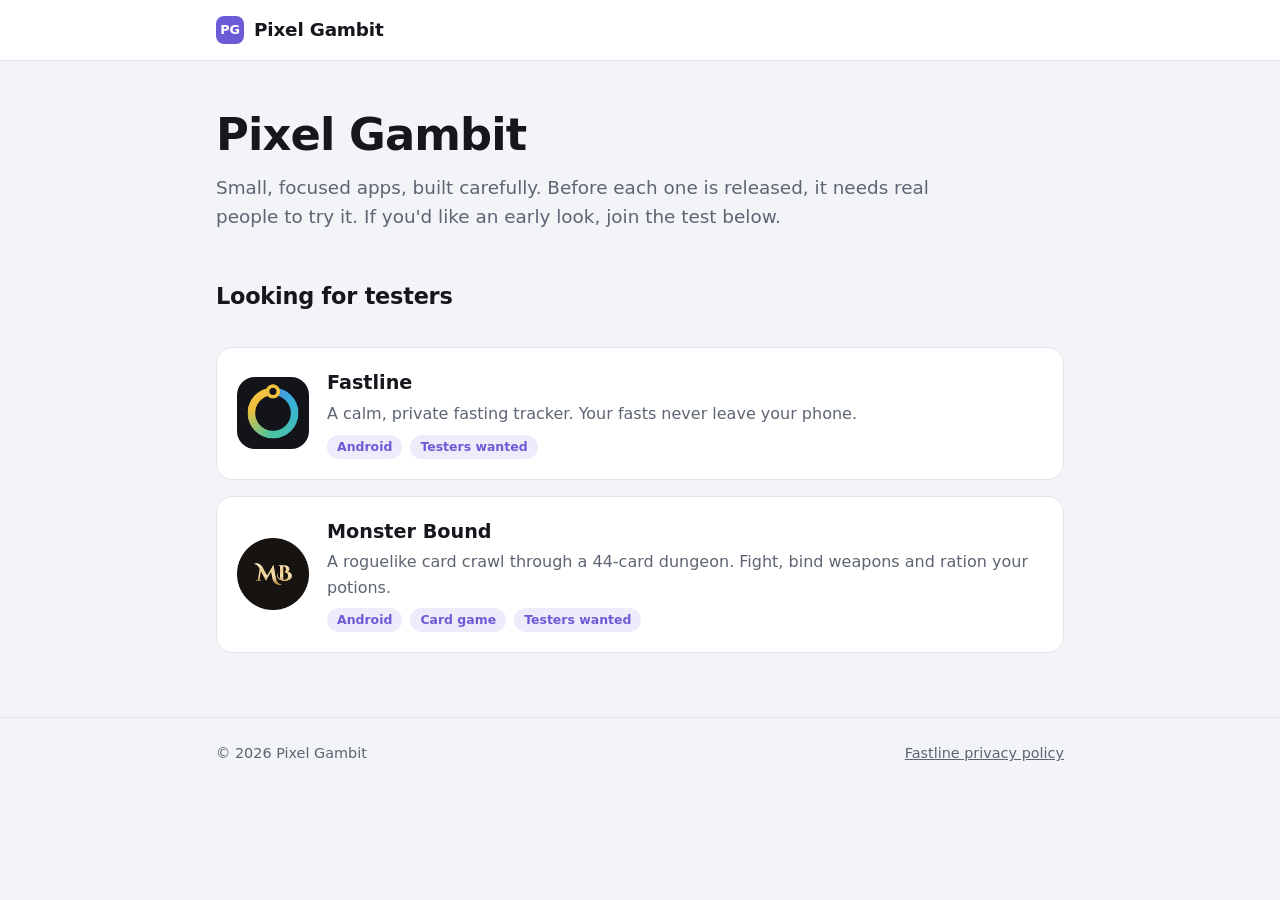
<file: index.html>
<!doctype html>
<html lang="en">
<head>
  <meta charset="utf-8">
  <meta name="viewport" content="width=device-width, initial-scale=1">
  <title>Pixel Gambit</title>
  <meta name="description" content="Pixel Gambit makes small, focused apps. Help test what's coming next.">
  <meta property="og:title" content="Pixel Gambit">
  <meta property="og:description" content="Pixel Gambit makes small, focused apps. Help test what's coming next.">
  <link rel="icon" href="assets/pg.svg">
  <link rel="stylesheet" href="style.css">
</head>
<body>
  <header class="site">
    <div class="wrap">
      <a class="brand" href="./"><span class="brand-mark">PG</span>Pixel Gambit</a>
    </div>
  </header>

  <main>
    <div class="wrap">
      <h1>Pixel Gambit</h1>
      <p class="lede">Small, focused apps, built carefully. Before each one is released, it needs real people to try it. If you'd like an early look, join the test below.</p>

      <h2>Looking for testers</h2>
      <div class="apps">
        <a class="card app-card" href="fastline/">
          <img src="assets/fastline/icon.png" alt="Fastline icon">
          <div>
            <h3>Fastline</h3>
            <p>A calm, private fasting tracker. Your fasts never leave your phone.</p>
            <div class="tags"><span class="tag">Android</span><span class="tag">Testers wanted</span></div>
          </div>
        </a>
        <a class="card app-card" href="monster-bound/">
          <img src="assets/monster-bound/icon.png" alt="Monster Bound icon">
          <div>
            <h3>Monster Bound</h3>
            <p>A roguelike card crawl through a 44-card dungeon. Fight, bind weapons and ration your potions.</p>
            <div class="tags"><span class="tag">Android</span><span class="tag">Card game</span><span class="tag">Testers wanted</span></div>
          </div>
        </a>
      </div>
    </div>
  </main>

  <footer class="site">
    <div class="wrap">
      <span>© 2026 Pixel Gambit</span>
      <a href="fastline/privacy/">Fastline privacy policy</a>
    </div>
  </footer>
</body>
</html>
</file>
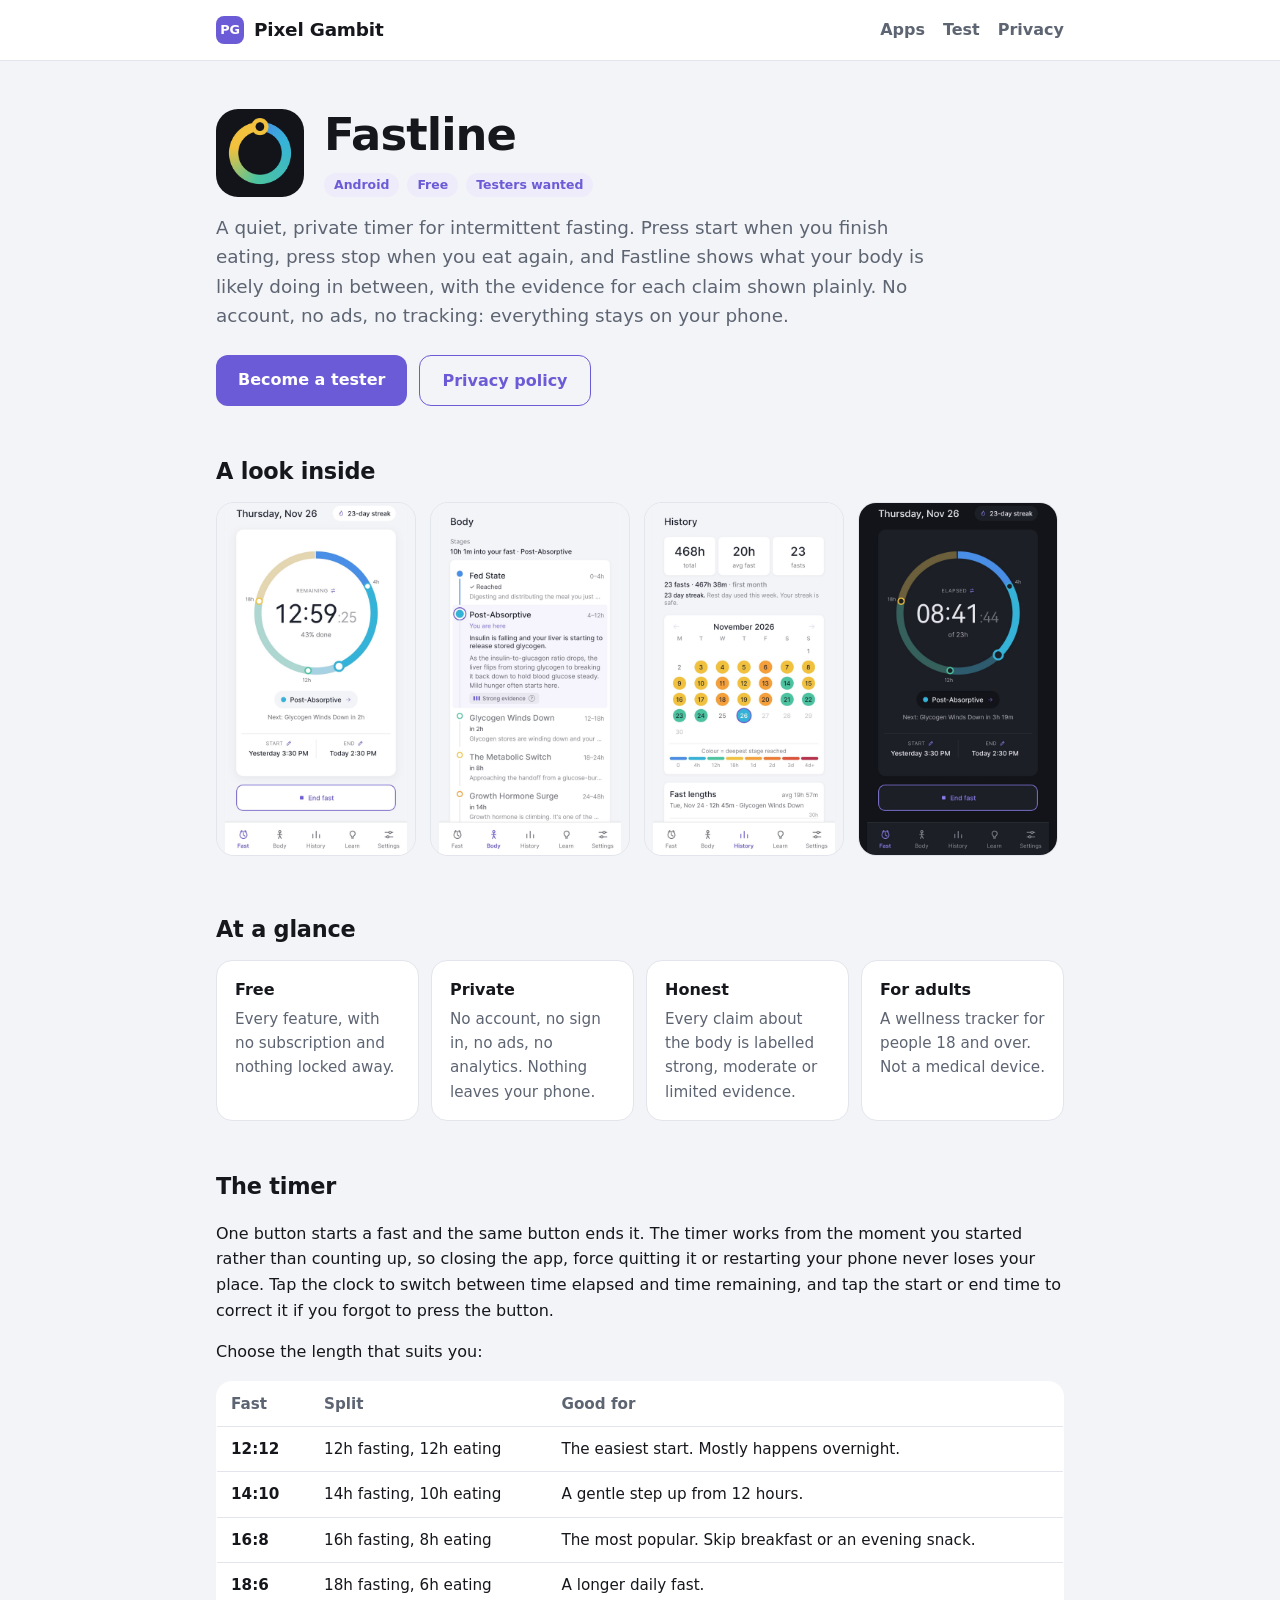
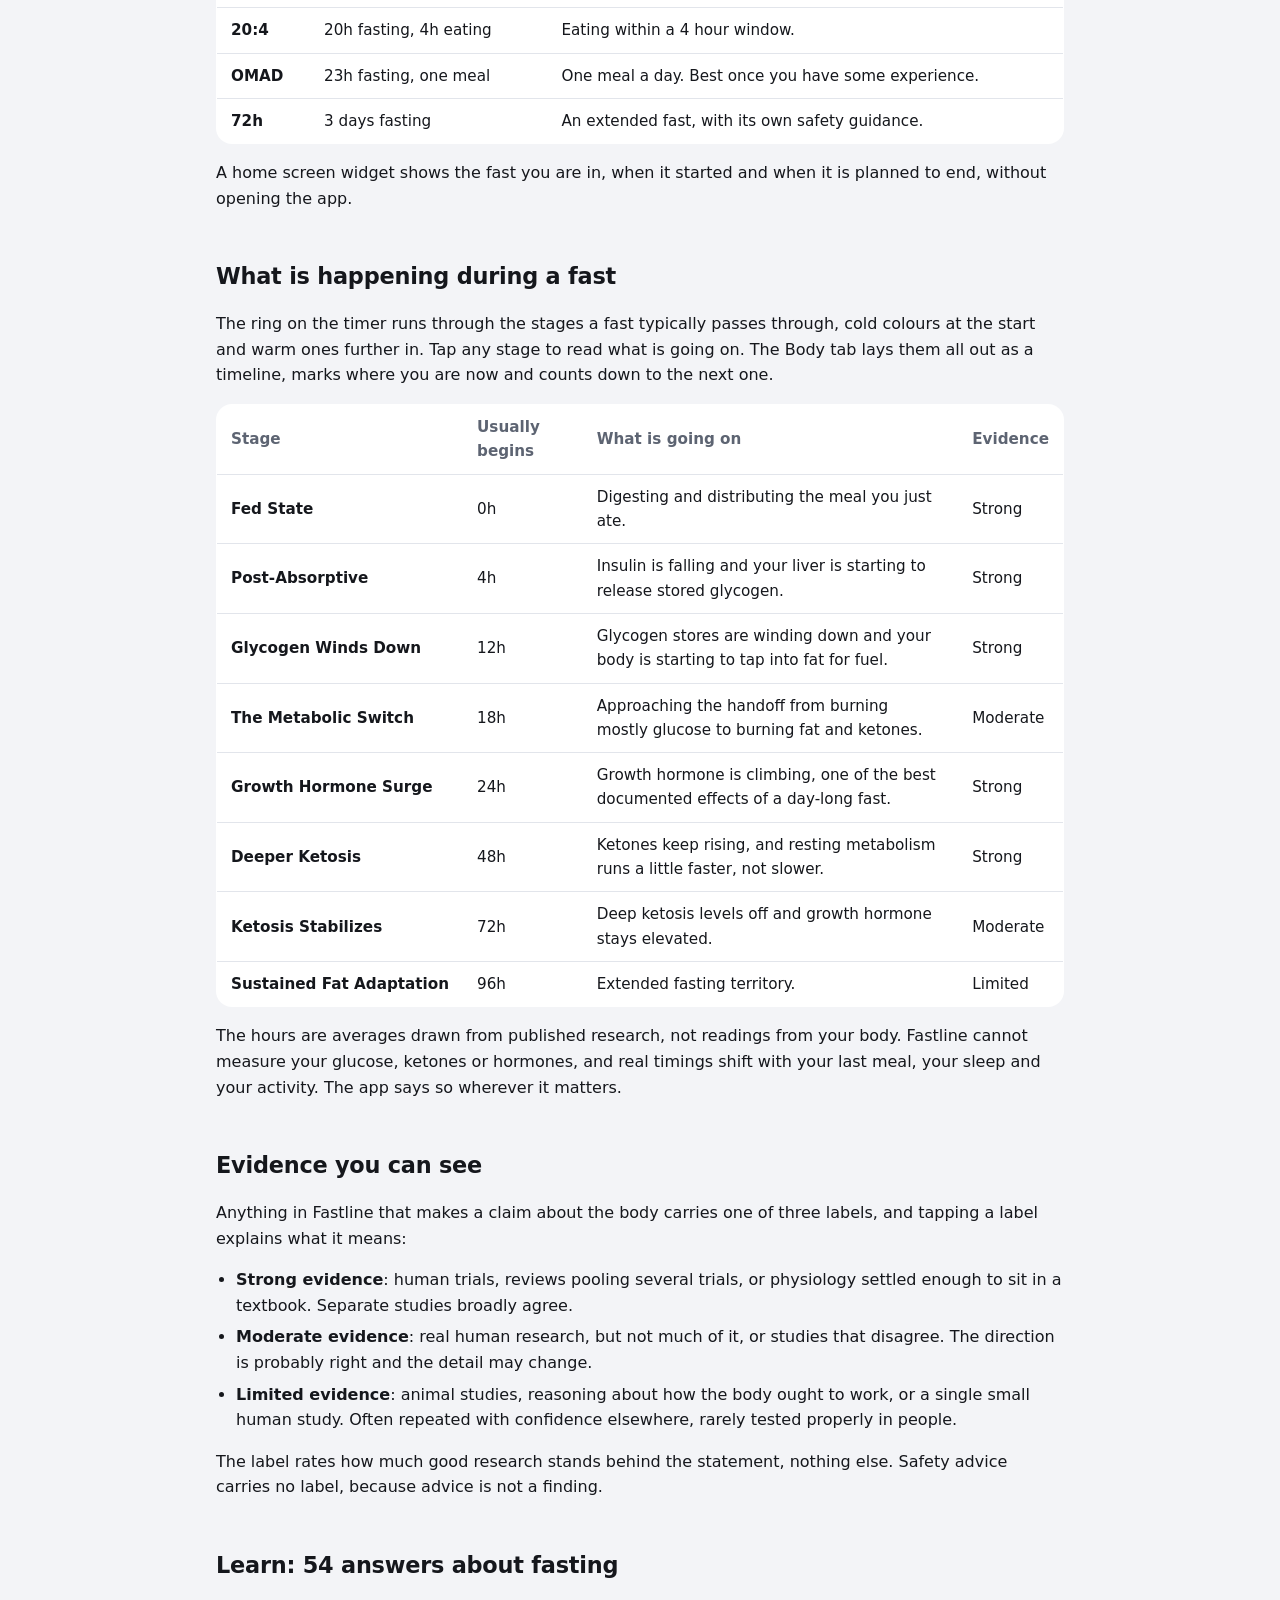
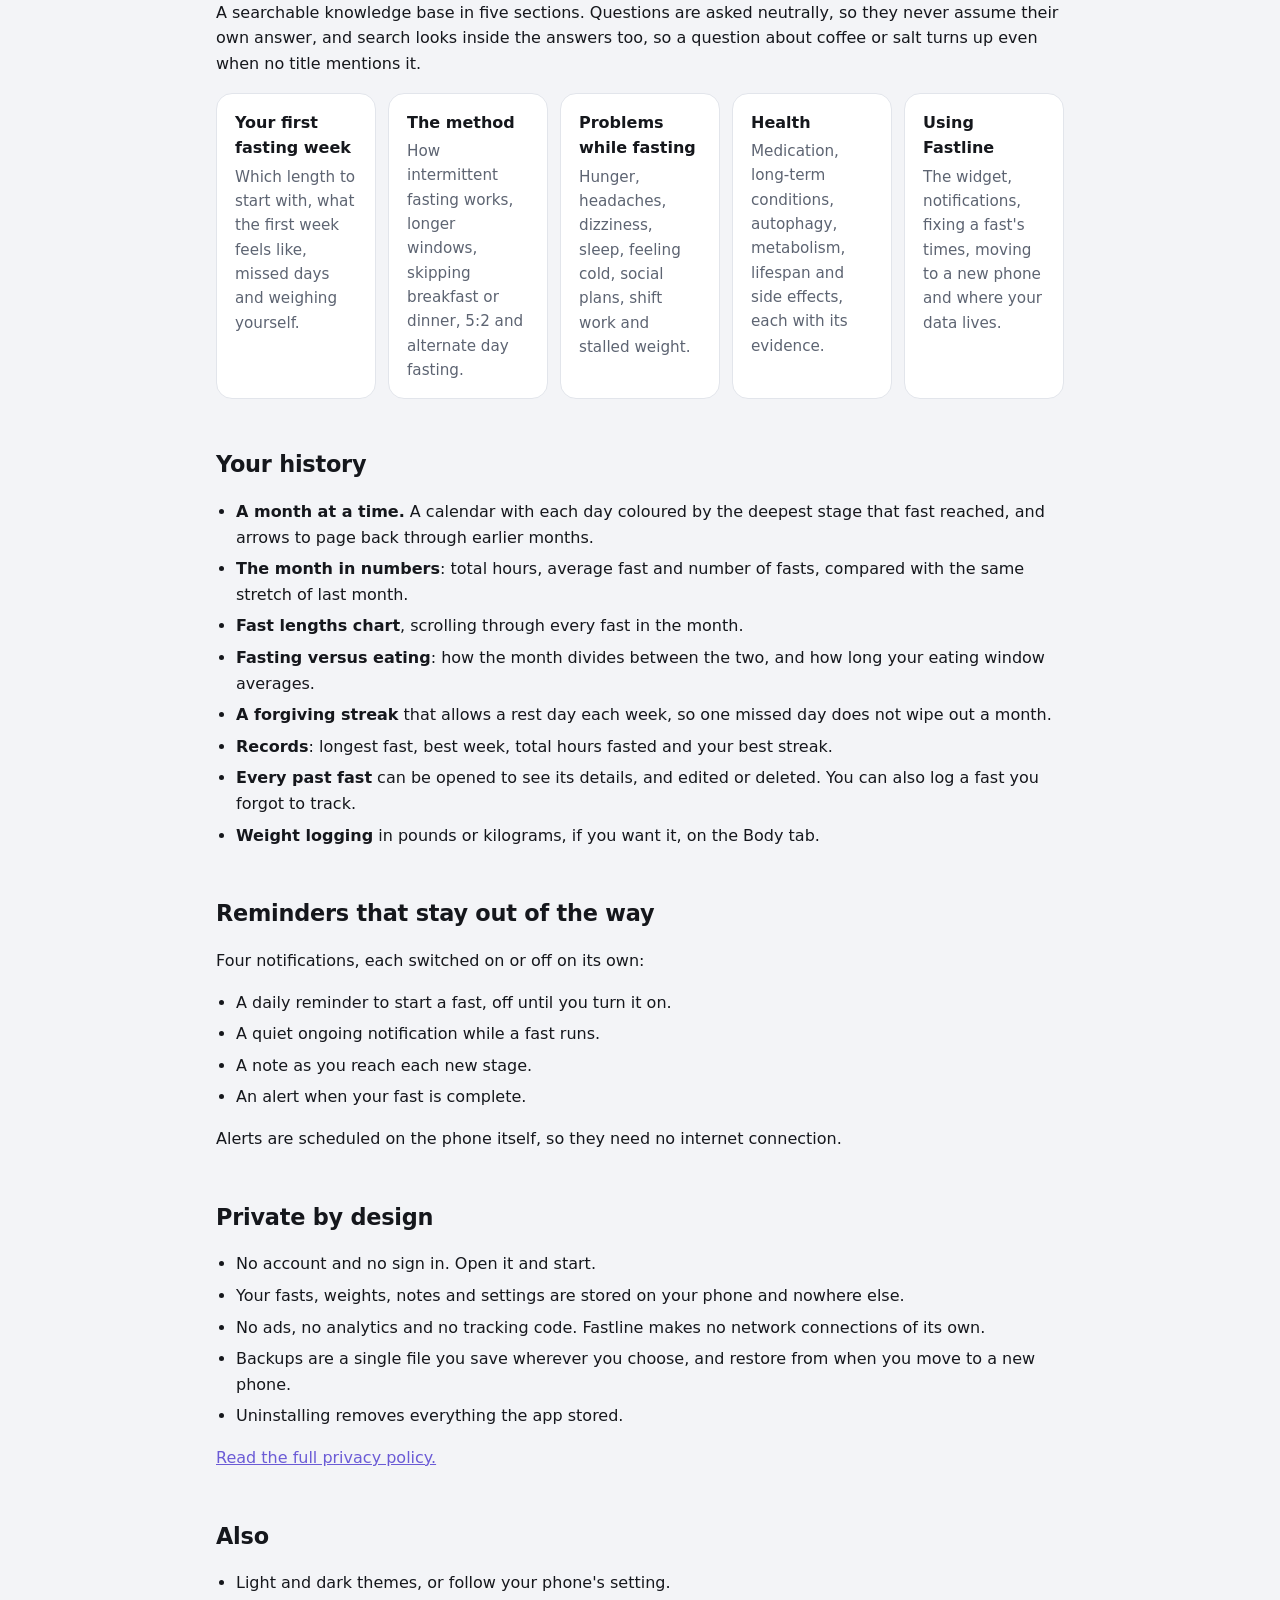
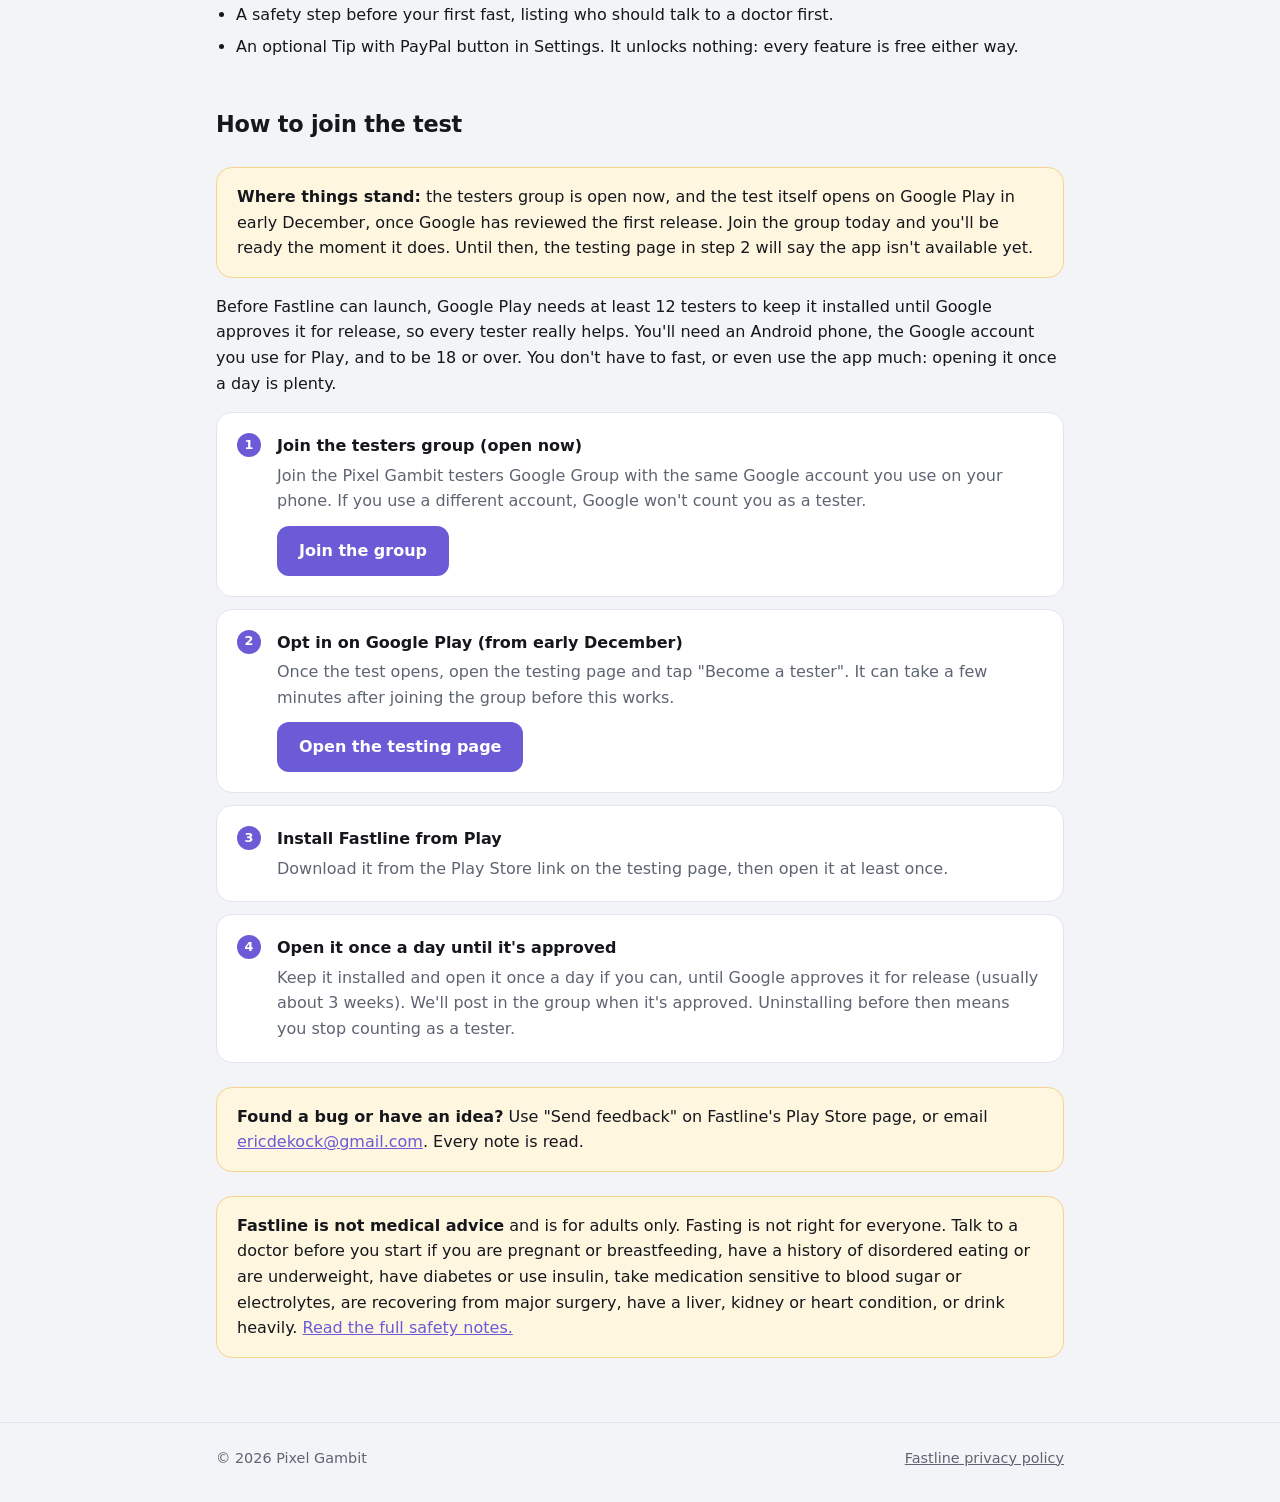
<file: fastline/index.html>
<!doctype html>
<html lang="en">
<head>
  <meta charset="utf-8">
  <meta name="viewport" content="width=device-width, initial-scale=1">
  <title>Fastline · Pixel Gambit</title>
  <meta name="description" content="Fastline is a private intermittent fasting timer for Android that shows what your body is likely doing, hour by hour. Free, no account, no ads, no tracking.">
  <meta property="og:title" content="Fastline: a private fasting timer">
  <meta property="og:description" content="A private intermittent fasting timer for Android that shows what your body is likely doing, hour by hour.">
  <meta property="og:image" content="https://pixelgambit.github.io/assets/fastline/icon.png">
  <link rel="icon" href="../assets/fastline/icon.png">
  <link rel="stylesheet" href="../style.css">
</head>
<body>
  <header class="site">
    <div class="wrap">
      <a class="brand" href="../"><span class="brand-mark">PG</span>Pixel Gambit</a>
      <nav><a href="../">Apps</a><a href="#join">Test</a><a href="privacy/">Privacy</a></nav>
    </div>
  </header>

  <main>
    <div class="wrap">
      <div class="app-hero">
        <img src="../assets/fastline/icon.png" alt="Fastline icon">
        <div>
          <h1>Fastline</h1>
          <div class="tags"><span class="tag">Android</span><span class="tag">Free</span><span class="tag">Testers wanted</span></div>
        </div>
      </div>
      <p class="lede">A quiet, private timer for intermittent fasting. Press start when you finish eating, press stop when you eat again, and Fastline shows what your body is likely doing in between, with the evidence for each claim shown plainly. No account, no ads, no tracking: everything stays on your phone.</p>

      <div class="actions">
        <a class="btn" href="#join">Become a tester</a>
        <a class="btn secondary" href="privacy/">Privacy policy</a>
      </div>

      <h2>A look inside</h2>
      <div class="shots">
        <img src="../assets/fastline/timer-light.jpg" alt="The fast timer, with the stage ring and the current stage" loading="lazy">
        <img src="../assets/fastline/body-stages.jpg" alt="The Body tab, showing fasting stages with an evidence label" loading="lazy">
        <img src="../assets/fastline/history-calendar.jpg" alt="History, with a month calendar coloured by the deepest stage reached" loading="lazy">
        <img src="../assets/fastline/timer-dark.jpg" alt="The fast timer in dark mode" loading="lazy">
      </div>

      <h2>At a glance</h2>
      <div class="facts">
        <div class="card"><strong>Free</strong><p>Every feature, with no subscription and nothing locked away.</p></div>
        <div class="card"><strong>Private</strong><p>No account, no sign in, no ads, no analytics. Nothing leaves your phone.</p></div>
        <div class="card"><strong>Honest</strong><p>Every claim about the body is labelled strong, moderate or limited evidence.</p></div>
        <div class="card"><strong>For adults</strong><p>A wellness tracker for people 18 and over. Not a medical device.</p></div>
      </div>

      <h2>The timer</h2>
      <p>One button starts a fast and the same button ends it. The timer works from the moment you started rather than counting up, so closing the app, force quitting it or restarting your phone never loses your place. Tap the clock to switch between time elapsed and time remaining, and tap the start or end time to correct it if you forgot to press the button.</p>
      <p>Choose the length that suits you:</p>
      <div class="table-scroll">
        <table class="controls">
          <tr><th>Fast</th><th>Split</th><th>Good for</th></tr>
          <tr><td>12:12</td><td>12h fasting, 12h eating</td><td>The easiest start. Mostly happens overnight.</td></tr>
          <tr><td>14:10</td><td>14h fasting, 10h eating</td><td>A gentle step up from 12 hours.</td></tr>
          <tr><td>16:8</td><td>16h fasting, 8h eating</td><td>The most popular. Skip breakfast or an evening snack.</td></tr>
          <tr><td>18:6</td><td>18h fasting, 6h eating</td><td>A longer daily fast.</td></tr>
          <tr><td>20:4</td><td>20h fasting, 4h eating</td><td>Eating within a 4 hour window.</td></tr>
          <tr><td>OMAD</td><td>23h fasting, one meal</td><td>One meal a day. Best once you have some experience.</td></tr>
          <tr><td>72h</td><td>3 days fasting</td><td>An extended fast, with its own safety guidance.</td></tr>
        </table>
      </div>
      <p>A home screen widget shows the fast you are in, when it started and when it is planned to end, without opening the app.</p>

      <h2>What is happening during a fast</h2>
      <p>The ring on the timer runs through the stages a fast typically passes through, cold colours at the start and warm ones further in. Tap any stage to read what is going on. The Body tab lays them all out as a timeline, marks where you are now and counts down to the next one.</p>
      <div class="table-scroll">
        <table class="controls">
          <tr><th>Stage</th><th>Usually begins</th><th>What is going on</th><th>Evidence</th></tr>
          <tr><td>Fed State</td><td>0h</td><td>Digesting and distributing the meal you just ate.</td><td>Strong</td></tr>
          <tr><td>Post-Absorptive</td><td>4h</td><td>Insulin is falling and your liver is starting to release stored glycogen.</td><td>Strong</td></tr>
          <tr><td>Glycogen Winds Down</td><td>12h</td><td>Glycogen stores are winding down and your body is starting to tap into fat for fuel.</td><td>Strong</td></tr>
          <tr><td>The Metabolic Switch</td><td>18h</td><td>Approaching the handoff from burning mostly glucose to burning fat and ketones.</td><td>Moderate</td></tr>
          <tr><td>Growth Hormone Surge</td><td>24h</td><td>Growth hormone is climbing, one of the best documented effects of a day-long fast.</td><td>Strong</td></tr>
          <tr><td>Deeper Ketosis</td><td>48h</td><td>Ketones keep rising, and resting metabolism runs a little faster, not slower.</td><td>Strong</td></tr>
          <tr><td>Ketosis Stabilizes</td><td>72h</td><td>Deep ketosis levels off and growth hormone stays elevated.</td><td>Moderate</td></tr>
          <tr><td>Sustained Fat Adaptation</td><td>96h</td><td>Extended fasting territory.</td><td>Limited</td></tr>
        </table>
      </div>
      <p>The hours are averages drawn from published research, not readings from your body. Fastline cannot measure your glucose, ketones or hormones, and real timings shift with your last meal, your sleep and your activity. The app says so wherever it matters.</p>

      <h2>Evidence you can see</h2>
      <p>Anything in Fastline that makes a claim about the body carries one of three labels, and tapping a label explains what it means:</p>
      <ul class="features">
        <li><strong>Strong evidence</strong>: human trials, reviews pooling several trials, or physiology settled enough to sit in a textbook. Separate studies broadly agree.</li>
        <li><strong>Moderate evidence</strong>: real human research, but not much of it, or studies that disagree. The direction is probably right and the detail may change.</li>
        <li><strong>Limited evidence</strong>: animal studies, reasoning about how the body ought to work, or a single small human study. Often repeated with confidence elsewhere, rarely tested properly in people.</li>
      </ul>
      <p>The label rates how much good research stands behind the statement, nothing else. Safety advice carries no label, because advice is not a finding.</p>

      <h2>Learn: 54 answers about fasting</h2>
      <p>A searchable knowledge base in five sections. Questions are asked neutrally, so they never assume their own answer, and search looks inside the answers too, so a question about coffee or salt turns up even when no title mentions it.</p>
      <div class="facts">
        <div class="card"><strong>Your first fasting week</strong><p>Which length to start with, what the first week feels like, missed days and weighing yourself.</p></div>
        <div class="card"><strong>The method</strong><p>How intermittent fasting works, longer windows, skipping breakfast or dinner, 5:2 and alternate day fasting.</p></div>
        <div class="card"><strong>Problems while fasting</strong><p>Hunger, headaches, dizziness, sleep, feeling cold, social plans, shift work and stalled weight.</p></div>
        <div class="card"><strong>Health</strong><p>Medication, long-term conditions, autophagy, metabolism, lifespan and side effects, each with its evidence.</p></div>
        <div class="card"><strong>Using Fastline</strong><p>The widget, notifications, fixing a fast's times, moving to a new phone and where your data lives.</p></div>
      </div>

      <h2>Your history</h2>
      <ul class="features">
        <li><strong>A month at a time.</strong> A calendar with each day coloured by the deepest stage that fast reached, and arrows to page back through earlier months.</li>
        <li><strong>The month in numbers</strong>: total hours, average fast and number of fasts, compared with the same stretch of last month.</li>
        <li><strong>Fast lengths chart</strong>, scrolling through every fast in the month.</li>
        <li><strong>Fasting versus eating</strong>: how the month divides between the two, and how long your eating window averages.</li>
        <li><strong>A forgiving streak</strong> that allows a rest day each week, so one missed day does not wipe out a month.</li>
        <li><strong>Records</strong>: longest fast, best week, total hours fasted and your best streak.</li>
        <li><strong>Every past fast</strong> can be opened to see its details, and edited or deleted. You can also log a fast you forgot to track.</li>
        <li><strong>Weight logging</strong> in pounds or kilograms, if you want it, on the Body tab.</li>
      </ul>

      <h2>Reminders that stay out of the way</h2>
      <p>Four notifications, each switched on or off on its own:</p>
      <ul class="features">
        <li>A daily reminder to start a fast, off until you turn it on.</li>
        <li>A quiet ongoing notification while a fast runs.</li>
        <li>A note as you reach each new stage.</li>
        <li>An alert when your fast is complete.</li>
      </ul>
      <p>Alerts are scheduled on the phone itself, so they need no internet connection.</p>

      <h2>Private by design</h2>
      <ul class="features">
        <li>No account and no sign in. Open it and start.</li>
        <li>Your fasts, weights, notes and settings are stored on your phone and nowhere else.</li>
        <li>No ads, no analytics and no tracking code. Fastline makes no network connections of its own.</li>
        <li>Backups are a single file you save wherever you choose, and restore from when you move to a new phone.</li>
        <li>Uninstalling removes everything the app stored.</li>
      </ul>
      <p><a href="privacy/">Read the full privacy policy.</a></p>

      <h2>Also</h2>
      <ul class="features">
        <li>Light and dark themes, or follow your phone's setting.</li>
        <li>A safety step before your first fast, listing who should talk to a doctor first.</li>
        <li>An optional Tip with PayPal button in Settings. It unlocks nothing: every feature is free either way.</li>
      </ul>

      <h2 id="join">How to join the test</h2>
      <div class="note">
        <p><strong>Where things stand:</strong> the testers group is open now, and the test itself opens on Google Play in early December, once Google has reviewed the first release. Join the group today and you'll be ready the moment it does. Until then, the testing page in step 2 will say the app isn't available yet.</p>
      </div>
      <p>Before Fastline can launch, Google Play needs at least 12 testers to keep it installed until Google approves it for release, so every tester really helps. You'll need an Android phone, the Google account you use for Play, and to be 18 or over. You don't have to fast, or even use the app much: opening it once a day is plenty.</p>
      <ol class="steps">
        <li class="card">
          <strong>Join the testers group (open now)</strong>
          <p>Join the Pixel Gambit testers Google Group with the same Google account you use on your phone. If you use a different account, Google won't count you as a tester.</p>
          <div class="actions" style="margin-top:12px"><a class="btn" id="group-link" href="https://groups.google.com/g/pixelgambit-testers">Join the group</a></div>
        </li>
        <li class="card">
          <strong>Opt in on Google Play (from early December)</strong>
          <p>Once the test opens, open the testing page and tap "Become a tester". It can take a few minutes after joining the group before this works.</p>
          <div class="actions" style="margin-top:12px"><a class="btn" href="https://play.google.com/apps/testing/com.pixelgambit.fastline">Open the testing page</a></div>
        </li>
        <li class="card">
          <strong>Install Fastline from Play</strong>
          <p>Download it from the Play Store link on the testing page, then open it at least once.</p>
        </li>
        <li class="card">
          <strong>Open it once a day until it's approved</strong>
          <p>Keep it installed and open it once a day if you can, until Google approves it for release (usually about 3 weeks). We'll post in the group when it's approved. Uninstalling before then means you stop counting as a tester.</p>
        </li>
      </ol>

      <div class="note">
        <p><strong>Found a bug or have an idea?</strong> Use "Send feedback" on Fastline's Play Store page, or email <a href="mailto:ericdekock@gmail.com">ericdekock@gmail.com</a>. Every note is read.</p>
      </div>

      <div class="note">
        <p><strong>Fastline is not medical advice</strong> and is for adults only. Fasting is not right for everyone. Talk to a doctor before you start if you are pregnant or breastfeeding, have a history of disordered eating or are underweight, have diabetes or use insulin, take medication sensitive to blood sugar or electrolytes, are recovering from major surgery, have a liver, kidney or heart condition, or drink heavily. <a href="privacy/">Read the full safety notes.</a></p>
      </div>
    </div>
  </main>

  <footer class="site">
    <div class="wrap">
      <span>© 2026 Pixel Gambit</span>
      <a href="privacy/">Fastline privacy policy</a>
    </div>
  </footer>
</body>
</html>
</file>
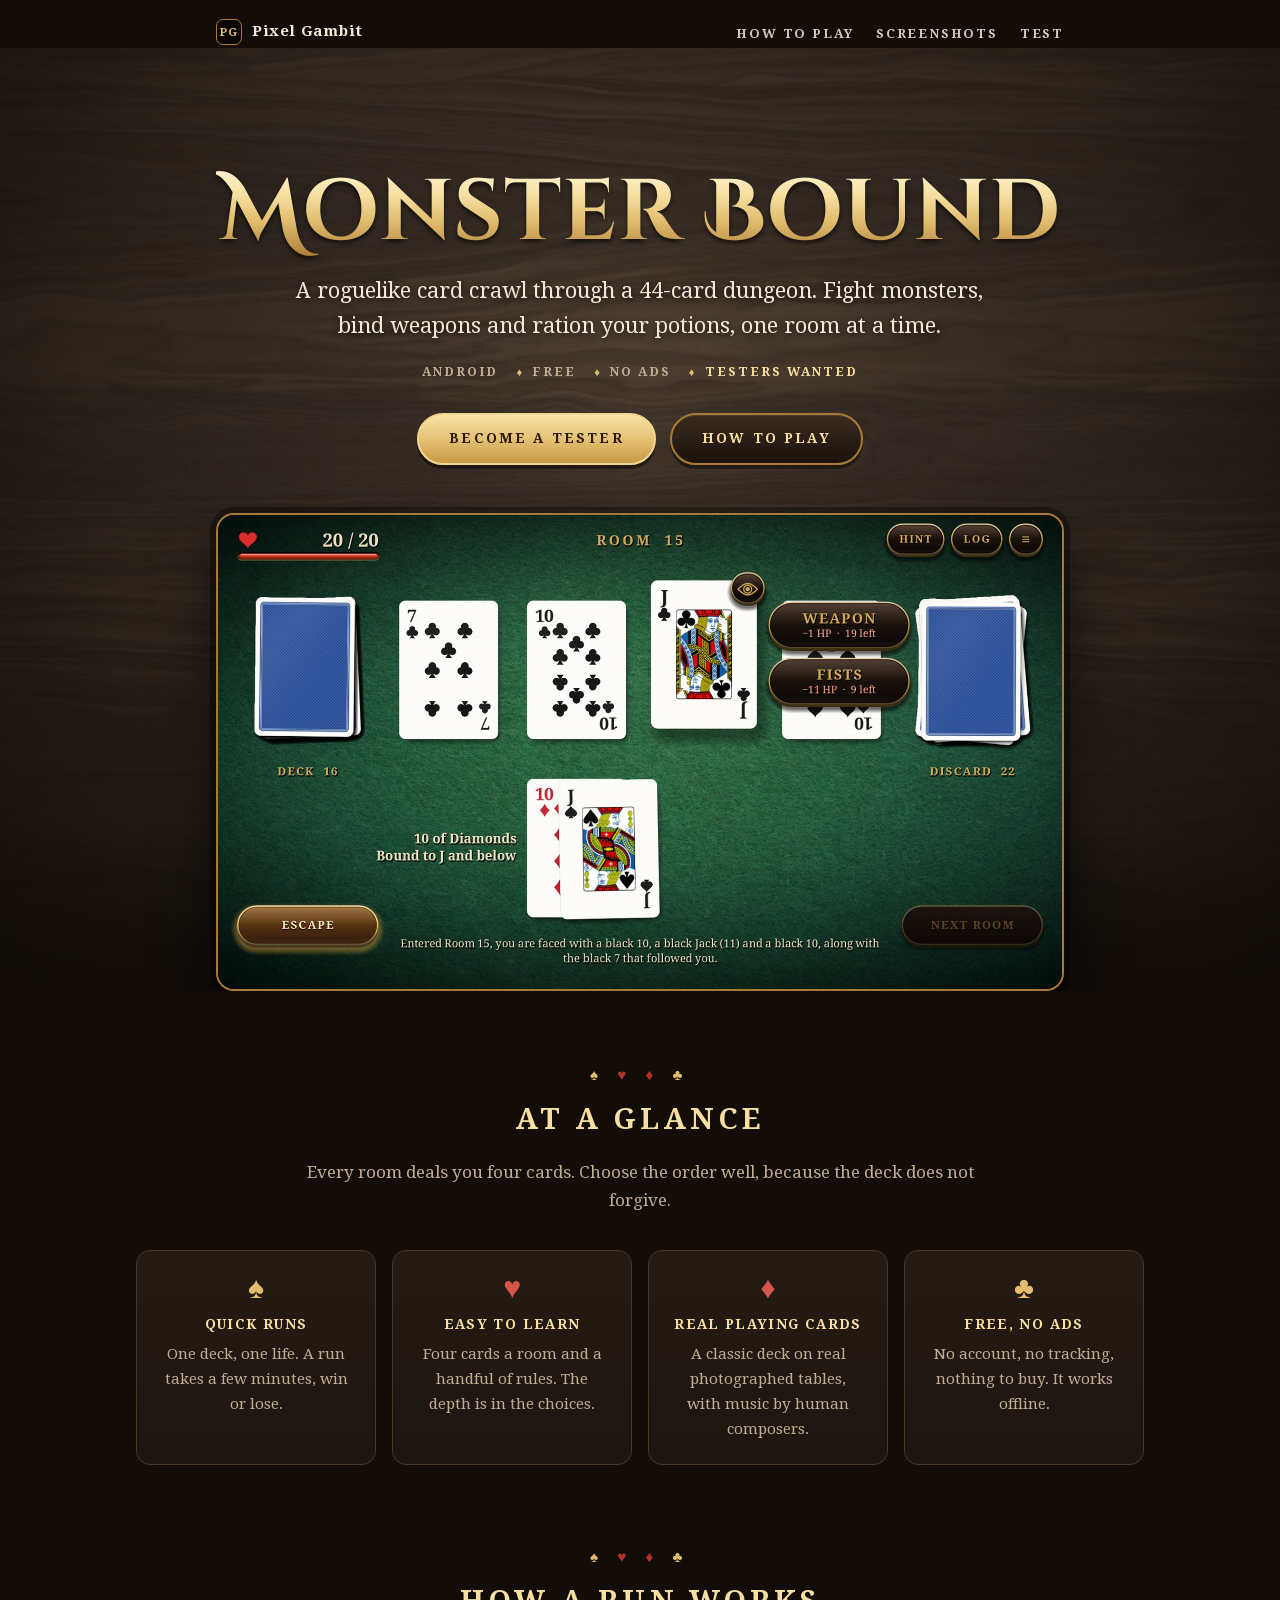
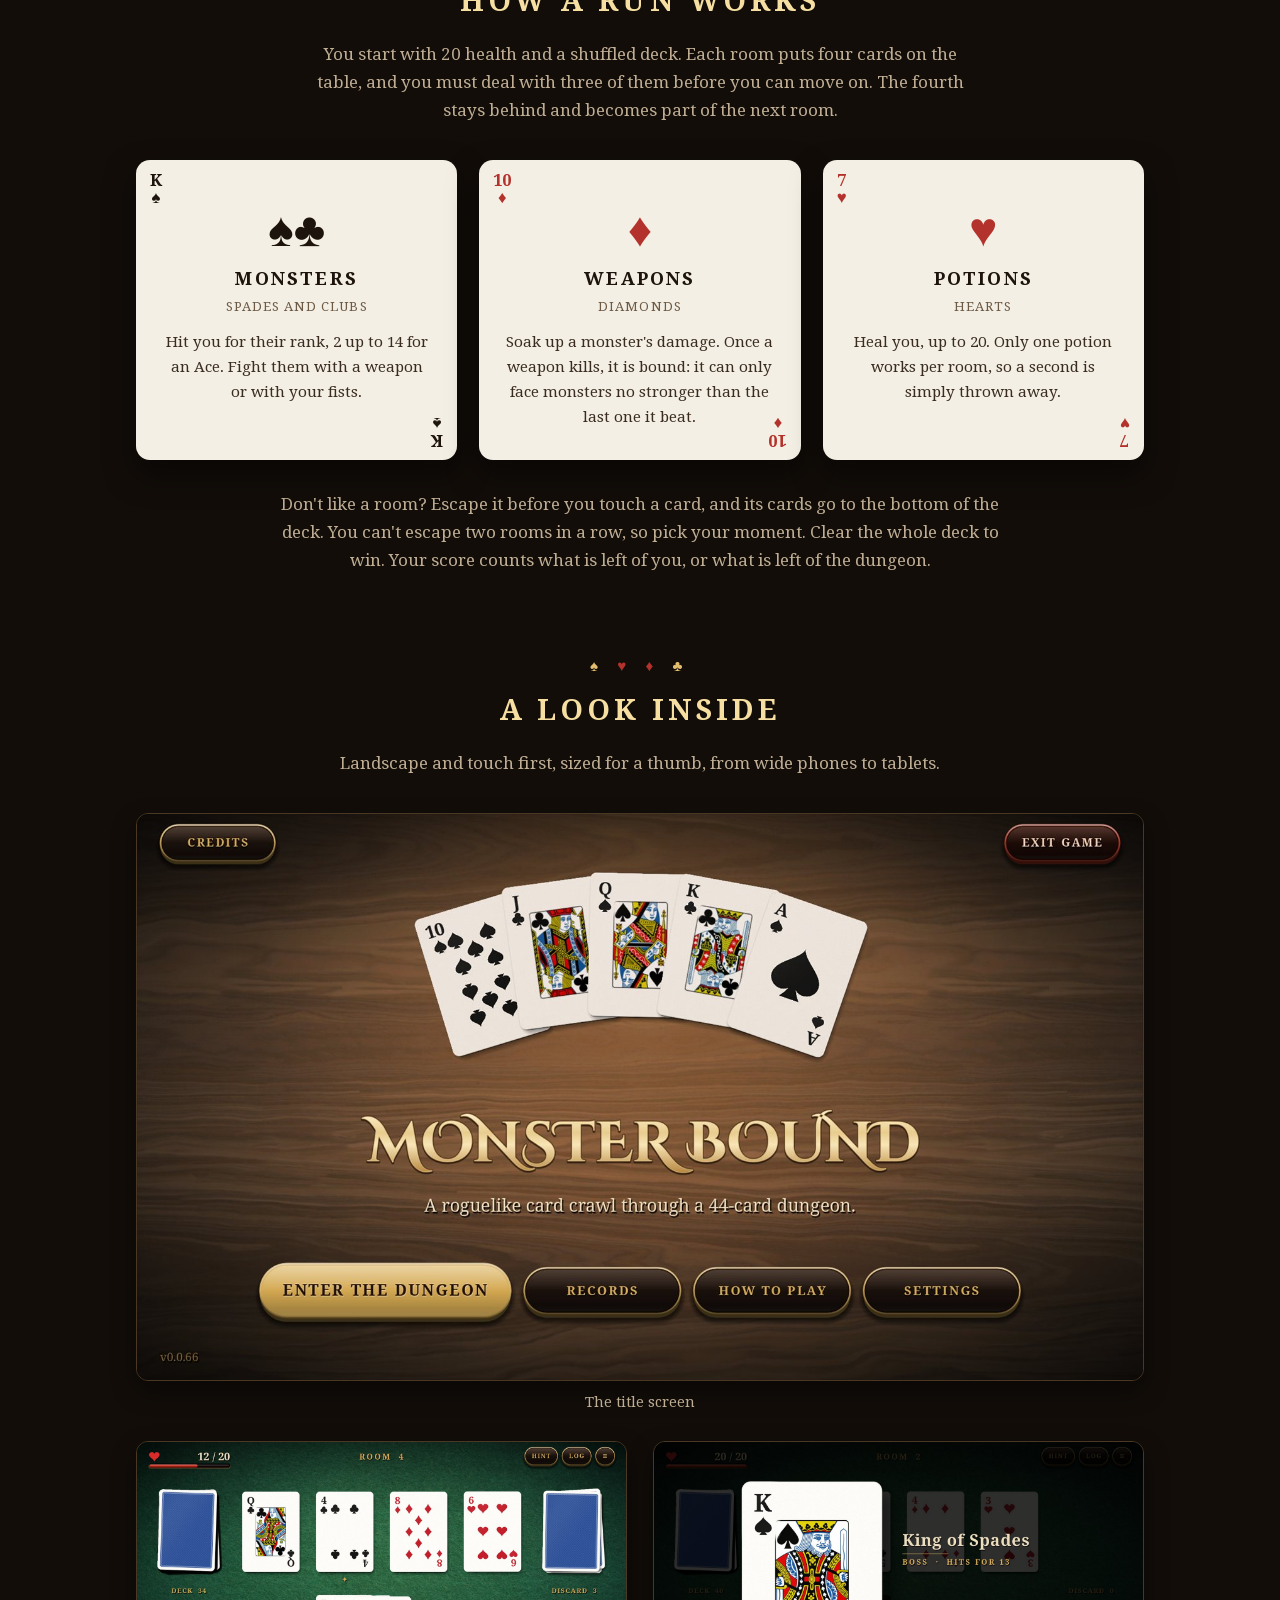
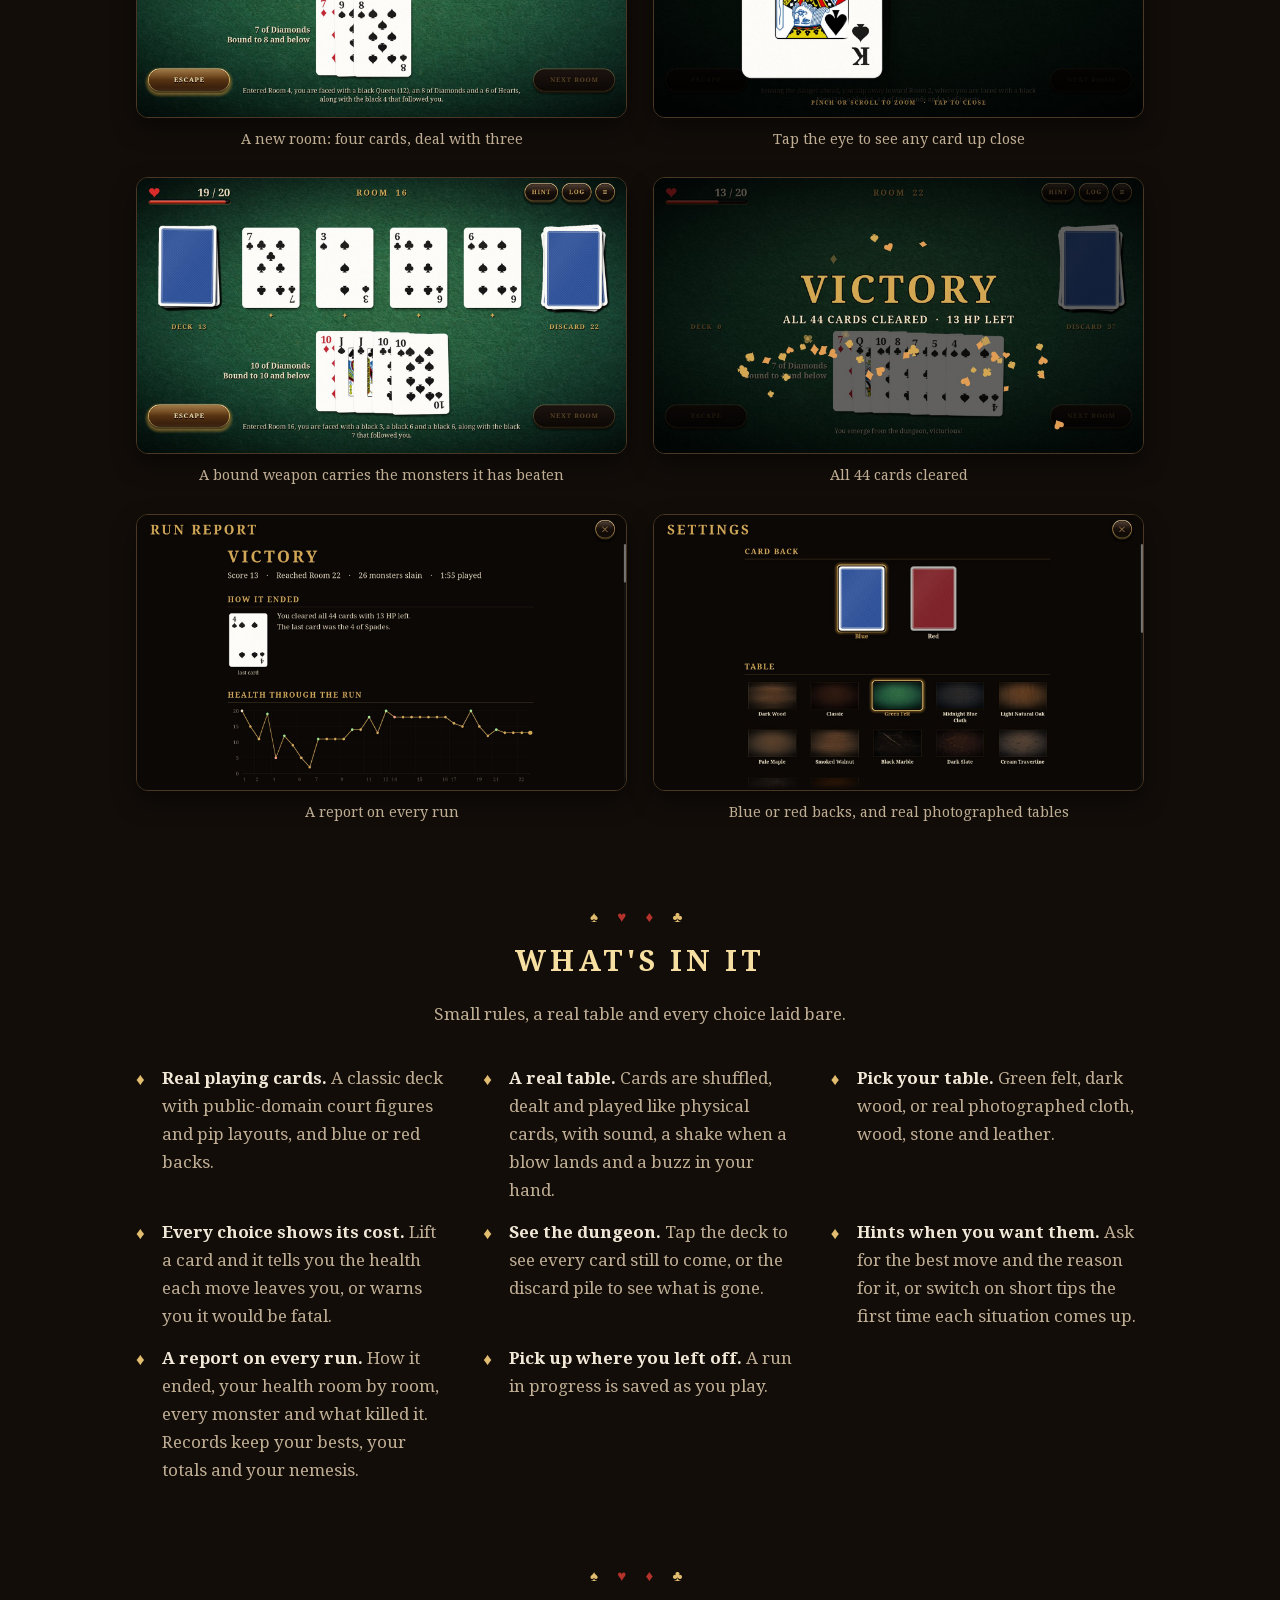
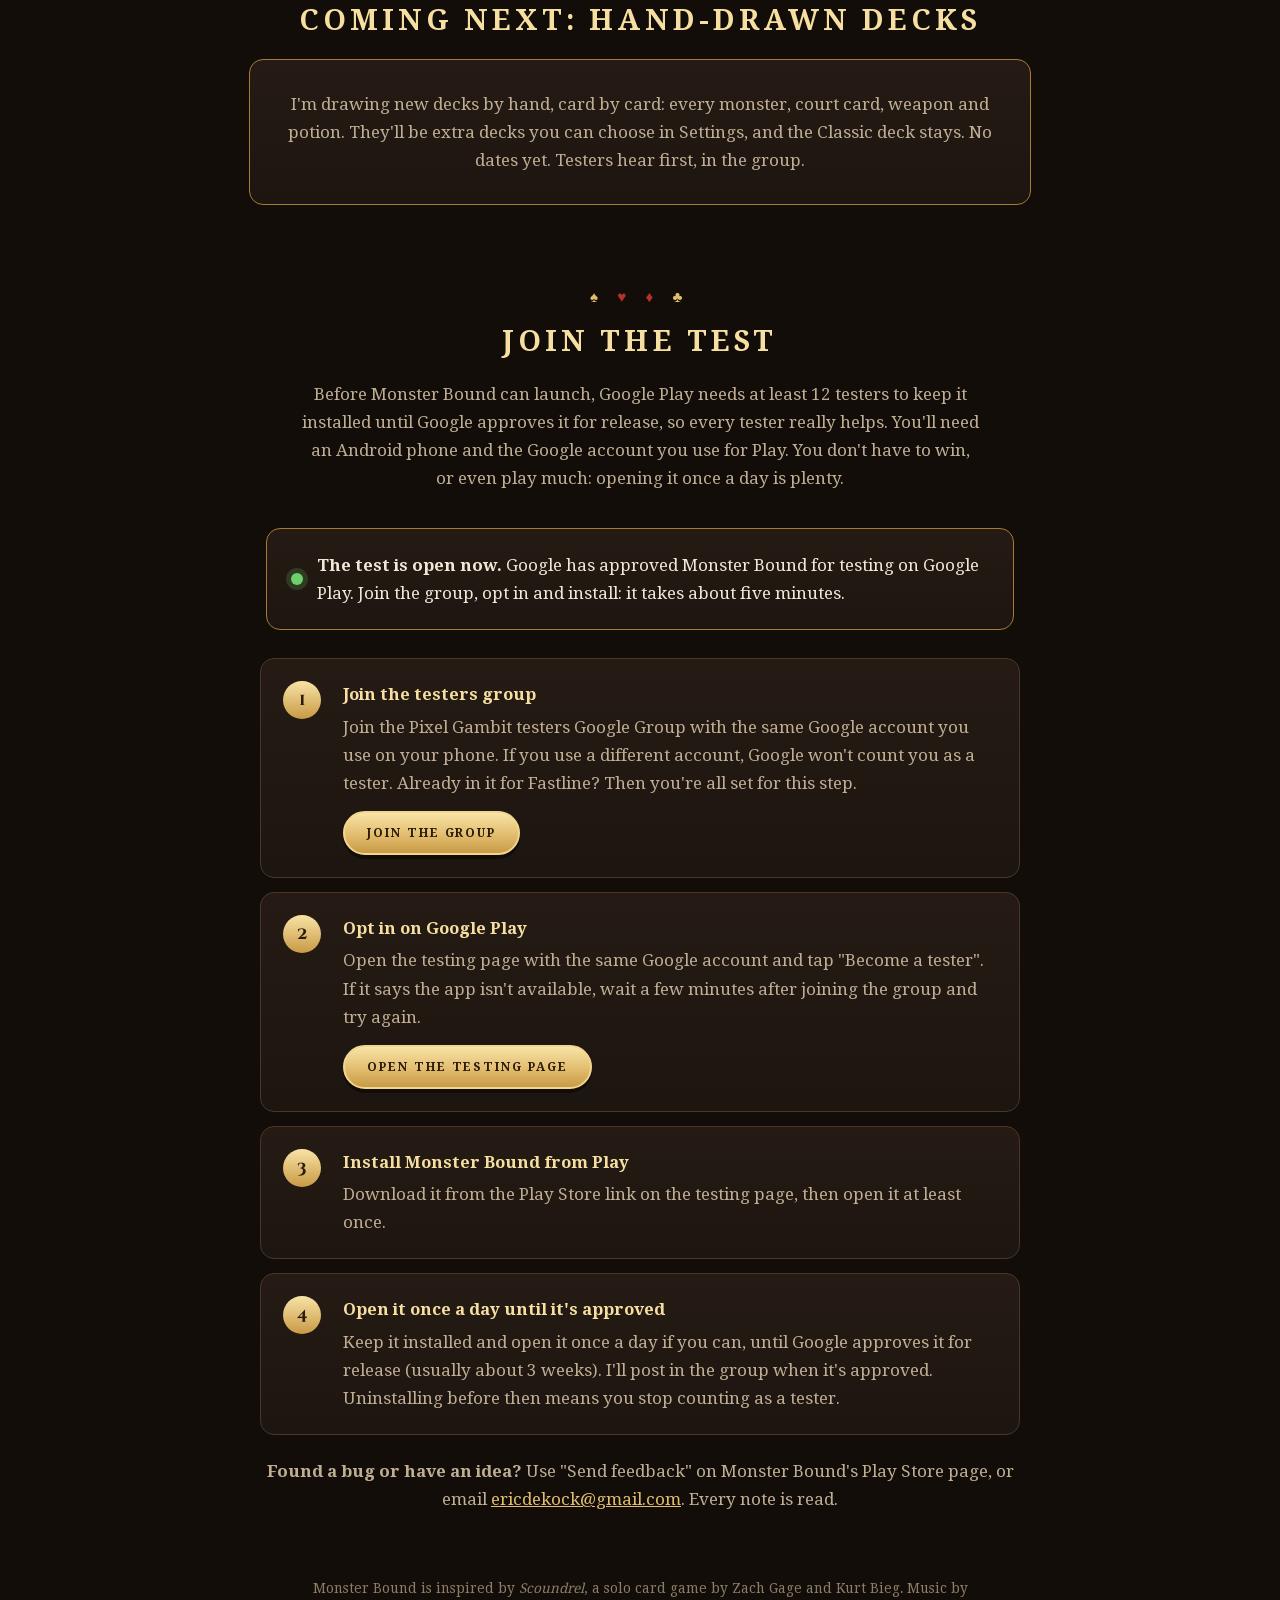
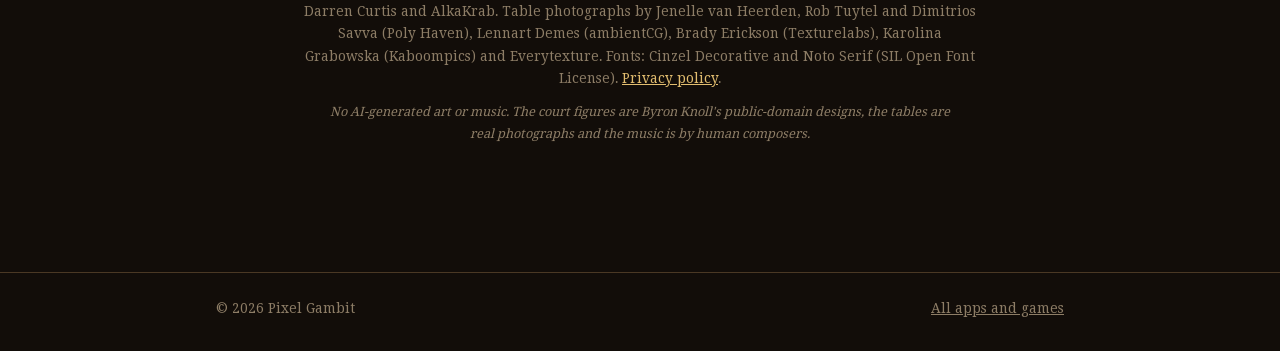
<file: monster-bound/index.html>
<!doctype html>
<html lang="en">
<head>
  <meta charset="utf-8">
  <meta name="viewport" content="width=device-width, initial-scale=1">
  <title>Monster Bound · Pixel Gambit</title>
  <meta name="description" content="Monster Bound is a roguelike card crawl through a 44-card dungeon. Fight monsters, bind weapons and ration your potions, one room at a time. Testers wanted on Google Play.">
  <meta name="theme-color" content="#120d09">
  <meta property="og:title" content="Monster Bound: a roguelike card crawl">
  <meta property="og:description" content="A roguelike card crawl through a 44-card dungeon. Testers wanted on Google Play.">
  <meta property="og:image" content="https://pixelgambit.github.io/assets/monster-bound/title.jpg">
  <link rel="icon" href="../assets/monster-bound/icon.png">
  <link rel="preload" href="../assets/monster-bound/fonts/CinzelDecorative-Bold.ttf" as="font" type="font/ttf" crossorigin>
  <link rel="stylesheet" href="../style.css">
  <link rel="stylesheet" href="mb.css?v=4">
</head>
<body class="mb">
  <header class="mb-header">
    <div class="wrap">
      <a class="mb-brand" href="../"><span class="brand-mark">PG</span>Pixel Gambit</a>
      <nav><a class="hide-sm" href="#how">How to play</a><a href="#look">Screenshots</a><a href="#join">Test</a></nav>
    </div>
  </header>

  <main>
    <section class="mb-hero">
      <div class="wrap">
        <h1 class="mb-title">Monster Bound</h1>
        <p class="mb-tagline">A roguelike card crawl through a 44-card dungeon. Fight monsters, bind weapons and ration your potions, one room at a time.</p>
        <div class="mb-badges"><span>Android</span><span>Free</span><span>No ads</span><span class="live">Testers wanted</span></div>
        <div class="mb-actions">
          <a class="mb-btn gold" href="#join">Become a tester</a>
          <a class="mb-btn" href="#how">How to play</a>
        </div>
        <img class="mb-shot" src="../assets/monster-bound/boss-weapon-or-fists.jpg" alt="The Jack of Clubs lifted from a room on green felt, with the choice of weapon or fists and the health each leaves" width="1600" height="900">
      </div>
    </section>

    <section class="mb-section">
      <div class="wrap">
        <span class="mb-kicker" aria-hidden="true">&#9824;&#xFE0E; <span class="r">&#9829;&#xFE0E;</span> <span class="r">&#9830;&#xFE0E;</span> &#9827;&#xFE0E;</span>
        <h2>At a glance</h2>
        <p class="mb-intro">Every room deals you four cards. Choose the order well, because the deck does not forgive.</p>
        <div class="mb-facts">
          <div class="mb-panel"><div class="suit" aria-hidden="true">&#9824;&#xFE0E;</div><strong>Quick runs</strong><p>One deck, one life. A run takes a few minutes, win or lose.</p></div>
          <div class="mb-panel"><div class="suit r" aria-hidden="true">&#9829;&#xFE0E;</div><strong>Easy to learn</strong><p>Four cards a room and a handful of rules. The depth is in the choices.</p></div>
          <div class="mb-panel"><div class="suit r" aria-hidden="true">&#9830;&#xFE0E;</div><strong>Real playing cards</strong><p>A classic deck on real photographed tables, with music by human composers.</p></div>
          <div class="mb-panel"><div class="suit" aria-hidden="true">&#9827;&#xFE0E;</div><strong>Free, no ads</strong><p>No account, no tracking, nothing to buy. It works offline.</p></div>
        </div>
      </div>
    </section>

    <section class="mb-section" id="how">
      <div class="wrap">
        <span class="mb-kicker" aria-hidden="true">&#9824;&#xFE0E; <span class="r">&#9829;&#xFE0E;</span> <span class="r">&#9830;&#xFE0E;</span> &#9827;&#xFE0E;</span>
        <h2>How a run works</h2>
        <p class="mb-intro">You start with 20 health and a shuffled deck. Each room puts four cards on the table, and you must deal with three of them before you can move on. The fourth stays behind and becomes part of the next room.</p>
        <div class="mb-cards">
          <div class="mb-card">
            <span class="corner" aria-hidden="true">K<br>&#9824;&#xFE0E;</span><span class="corner br" aria-hidden="true">K<br>&#9824;&#xFE0E;</span>
            <div class="pip" aria-hidden="true">&#9824;&#xFE0E;&#9827;&#xFE0E;</div>
            <h3>Monsters</h3>
            <div class="suits">Spades and clubs</div>
            <p>Hit you for their rank, 2 up to 14 for an Ace. Fight them with a weapon or with your fists.</p>
          </div>
          <div class="mb-card">
            <span class="corner red" aria-hidden="true">10<br>&#9830;&#xFE0E;</span><span class="corner br red" aria-hidden="true">10<br>&#9830;&#xFE0E;</span>
            <div class="pip red" aria-hidden="true">&#9830;&#xFE0E;</div>
            <h3>Weapons</h3>
            <div class="suits">Diamonds</div>
            <p>Soak up a monster's damage. Once a weapon kills, it is bound: it can only face monsters no stronger than the last one it beat.</p>
          </div>
          <div class="mb-card">
            <span class="corner red" aria-hidden="true">7<br>&#9829;&#xFE0E;</span><span class="corner br red" aria-hidden="true">7<br>&#9829;&#xFE0E;</span>
            <div class="pip red" aria-hidden="true">&#9829;&#xFE0E;</div>
            <h3>Potions</h3>
            <div class="suits">Hearts</div>
            <p>Heal you, up to 20. Only one potion works per room, so a second is simply thrown away.</p>
          </div>
        </div>
        <p class="mb-rule-note">Don't like a room? Escape it before you touch a card, and its cards go to the bottom of the deck. You can't escape two rooms in a row, so pick your moment. Clear the whole deck to win. Your score counts what is left of you, or what is left of the dungeon.</p>
      </div>
    </section>

    <section class="mb-section" id="look">
      <div class="wrap">
        <span class="mb-kicker" aria-hidden="true">&#9824;&#xFE0E; <span class="r">&#9829;&#xFE0E;</span> <span class="r">&#9830;&#xFE0E;</span> &#9827;&#xFE0E;</span>
        <h2>A look inside</h2>
        <p class="mb-intro">Landscape and touch first, sized for a thumb, from wide phones to tablets.</p>
        <div class="mb-gallery">
          <figure class="wide"><img src="../assets/monster-bound/title.jpg" alt="The title screen: a fan of playing cards, 10 to Ace, over the Monster Bound name on dark wood" loading="lazy" width="1600" height="900"><figcaption>The title screen</figcaption></figure>
          <figure><img src="../assets/monster-bound/room-of-four.jpg" alt="A room of four playing cards on green felt: the Queen of Clubs, the 4 of Clubs, the 8 of Diamonds and the 6 of Hearts" loading="lazy" width="1600" height="900"><figcaption>A new room: four cards, deal with three</figcaption></figure>
          <figure><img src="../assets/monster-bound/card-viewer.jpg" alt="The King of Spades shown large in the card viewer: a boss that hits for 13" loading="lazy" width="1600" height="900"><figcaption>Tap the eye to see any card up close</figcaption></figure>
          <figure><img src="../assets/monster-bound/bound-weapon.jpg" alt="The 10 of Diamonds with the monsters it has beaten fanned behind it" loading="lazy" width="1600" height="900"><figcaption>A bound weapon carries the monsters it has beaten</figcaption></figure>
          <figure><img src="../assets/monster-bound/victory.jpg" alt="VICTORY over the table, with a burst of gold suit symbols" loading="lazy" width="1600" height="900"><figcaption>All 44 cards cleared</figcaption></figure>
          <figure><img src="../assets/monster-bound/run-report.jpg" alt="The run report: the result, how it ended and health through the run" loading="lazy" width="1600" height="900"><figcaption>A report on every run</figcaption></figure>
          <figure><img src="../assets/monster-bound/settings.jpg" alt="Settings: blue and red card backs and a choice of real photographed tables" loading="lazy" width="1600" height="900"><figcaption>Blue or red backs, and real photographed tables</figcaption></figure>
        </div>
      </div>
    </section>

    <section class="mb-section">
      <div class="wrap">
        <span class="mb-kicker" aria-hidden="true">&#9824;&#xFE0E; <span class="r">&#9829;&#xFE0E;</span> <span class="r">&#9830;&#xFE0E;</span> &#9827;&#xFE0E;</span>
        <h2>What's in it</h2>
        <p class="mb-intro">Small rules, a real table and every choice laid bare.</p>
        <ul class="mb-features">
          <li><strong>Real playing cards.</strong> A classic deck with public-domain court figures and pip layouts, and blue or red backs.</li>
          <li><strong>A real table.</strong> Cards are shuffled, dealt and played like physical cards, with sound, a shake when a blow lands and a buzz in your hand.</li>
          <li><strong>Pick your table.</strong> Green felt, dark wood, or real photographed cloth, wood, stone and leather.</li>
          <li><strong>Every choice shows its cost.</strong> Lift a card and it tells you the health each move leaves you, or warns you it would be fatal.</li>
          <li><strong>See the dungeon.</strong> Tap the deck to see every card still to come, or the discard pile to see what is gone.</li>
          <li><strong>Hints when you want them.</strong> Ask for the best move and the reason for it, or switch on short tips the first time each situation comes up.</li>
          <li><strong>A report on every run.</strong> How it ended, your health room by room, every monster and what killed it. Records keep your bests, your totals and your nemesis.</li>
          <li><strong>Pick up where you left off.</strong> A run in progress is saved as you play.</li>
        </ul>
      </div>
    </section>

    <section class="mb-section" id="next">
      <div class="wrap">
        <span class="mb-kicker" aria-hidden="true">&#9824;&#xFE0E; <span class="r">&#9829;&#xFE0E;</span> <span class="r">&#9830;&#xFE0E;</span> &#9827;&#xFE0E;</span>
        <h2>Coming next: hand-drawn decks</h2>
        <div class="mb-panel mb-human">
          <p>I'm drawing new decks by hand, card by card: every monster, court card, weapon and potion. They'll be extra decks you can choose in Settings, and the Classic deck stays. No dates yet. Testers hear first, in the group.</p>
        </div>
      </div>
    </section>

    <section class="mb-section" id="join">
      <div class="wrap">
        <span class="mb-kicker" aria-hidden="true">&#9824;&#xFE0E; <span class="r">&#9829;&#xFE0E;</span> <span class="r">&#9830;&#xFE0E;</span> &#9827;&#xFE0E;</span>
        <h2>Join the test</h2>
        <p class="mb-intro">Before Monster Bound can launch, Google Play needs at least 12 testers to keep it installed until Google approves it for release, so every tester really helps. You'll need an Android phone and the Google account you use for Play. You don't have to win, or even play much: opening it once a day is plenty.</p>
        <div class="mb-panel mb-status">
          <span class="dot" aria-hidden="true"></span>
          <p><strong>The test is open now.</strong> Google has approved Monster Bound for testing on Google Play. Join the group, opt in and install: it takes about five minutes.</p>
        </div>
        <ol class="mb-steps">
          <li class="mb-panel">
            <strong>Join the testers group</strong>
            <p>Join the Pixel Gambit testers Google Group with the same Google account you use on your phone. If you use a different account, Google won't count you as a tester. Already in it for Fastline? Then you're all set for this step.</p>
            <a class="mb-btn gold small" href="https://groups.google.com/g/pixelgambit-testers">Join the group</a>
          </li>
          <li class="mb-panel">
            <strong>Opt in on Google Play</strong>
            <p>Open the testing page with the same Google account and tap "Become a tester". If it says the app isn't available, wait a few minutes after joining the group and try again.</p>
            <a class="mb-btn gold small" href="https://play.google.com/apps/testing/com.pixelgambit.monsterbound">Open the testing page</a>
          </li>
          <li class="mb-panel">
            <strong>Install Monster Bound from Play</strong>
            <p>Download it from the Play Store link on the testing page, then open it at least once.</p>
          </li>
          <li class="mb-panel">
            <strong>Open it once a day until it's approved</strong>
            <p>Keep it installed and open it once a day if you can, until Google approves it for release (usually about 3 weeks). I'll post in the group when it's approved. Uninstalling before then means you stop counting as a tester.</p>
          </li>
        </ol>
        <p class="mb-feedback"><strong>Found a bug or have an idea?</strong> Use "Send feedback" on Monster Bound's Play Store page, or email <a href="mailto:ericdekock@gmail.com">ericdekock@gmail.com</a>. Every note is read.</p>

        <p class="mb-credit">Monster Bound is inspired by <em>Scoundrel</em>, a solo card game by Zach Gage and Kurt Bieg. Music by Darren Curtis and AlkaKrab. Table photographs by Jenelle van Heerden, Rob Tuytel and Dimitrios Savva (Poly Haven), Lennart Demes (ambientCG), Brady Erickson (Texturelabs), Karolina Grabowska (Kaboompics) and Everytexture. Fonts: Cinzel Decorative and Noto Serif (SIL Open Font License). <a href="privacy/">Privacy policy</a>.</p>
        <p class="mb-credit mb-disclaimer" id="no-ai">No AI-generated art or music. The court figures are Byron Knoll's public-domain designs, the tables are real photographs and the music is by human composers.</p>
      </div>
    </section>
  </main>

  <footer class="mb-footer">
    <div class="wrap">
      <span>© 2026 Pixel Gambit</span>
      <a href="../">All apps and games</a>
    </div>
  </footer>
</body>
</html>
</file>
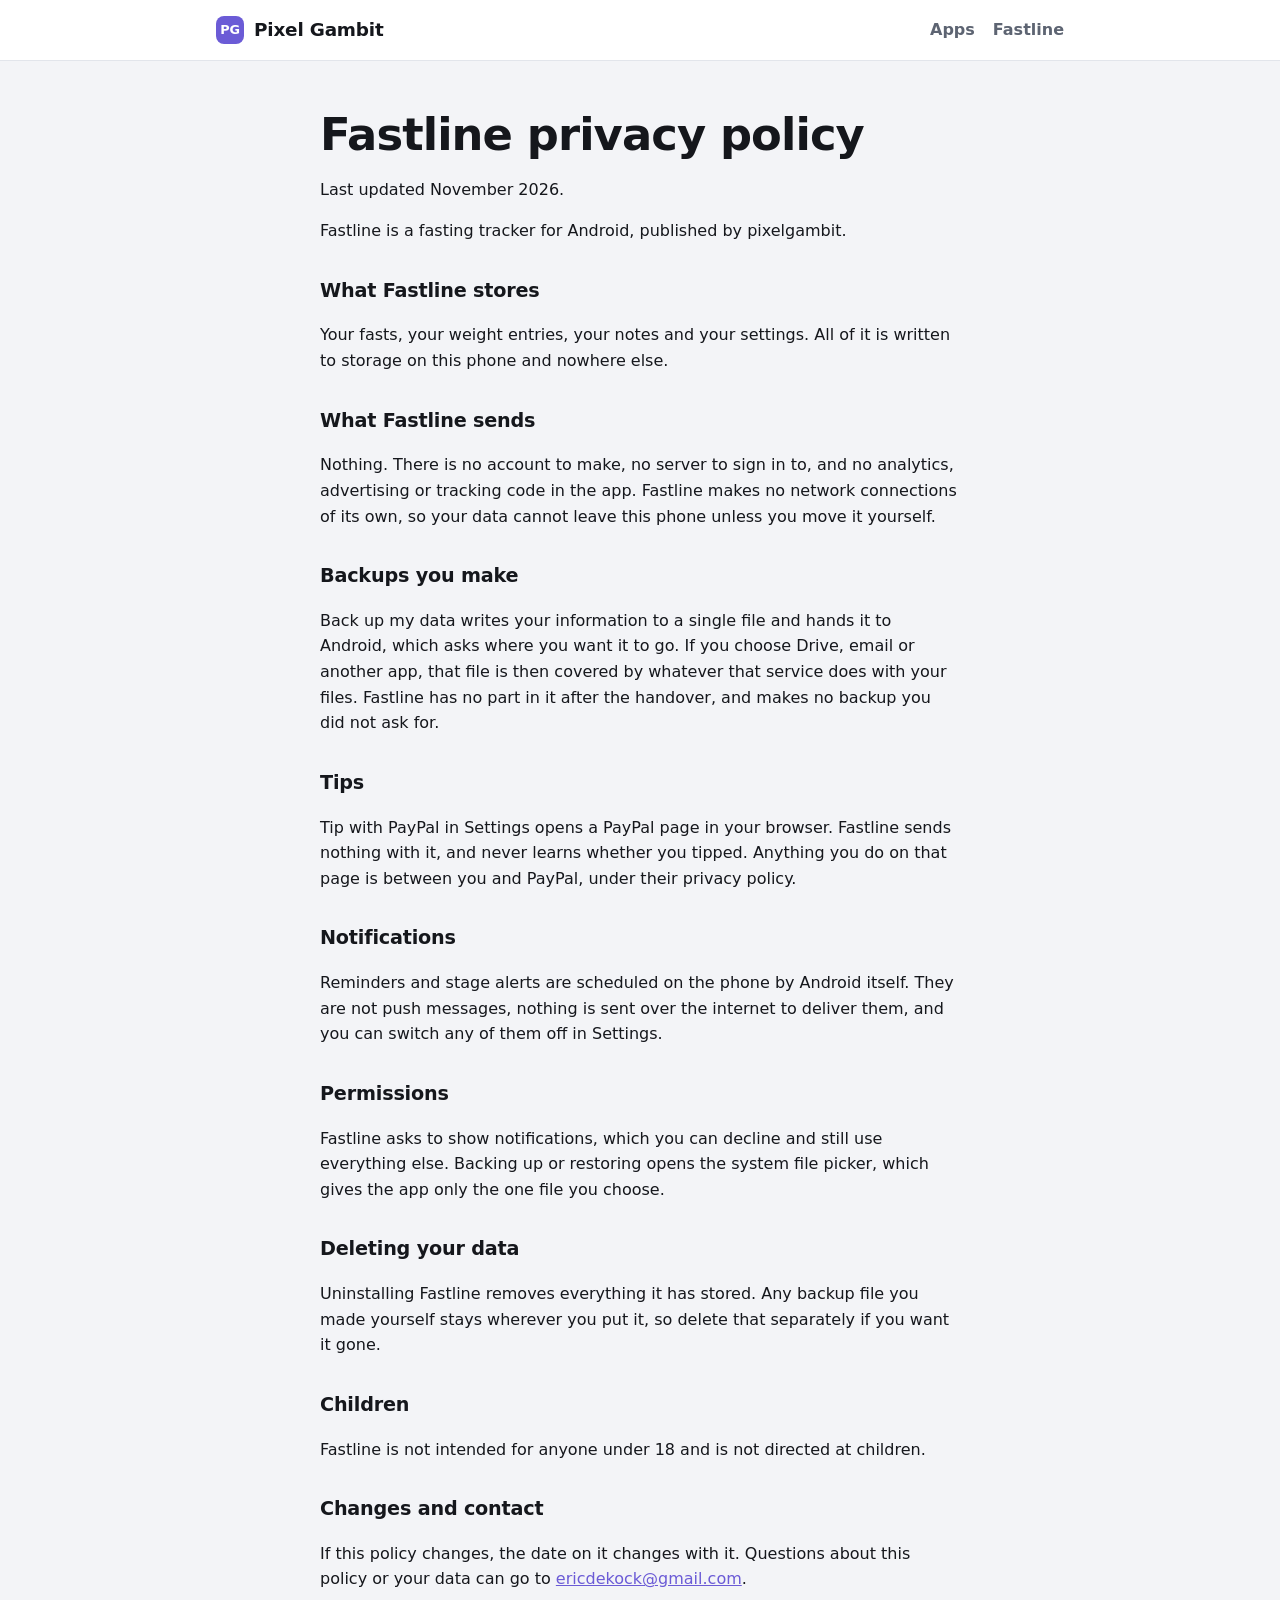
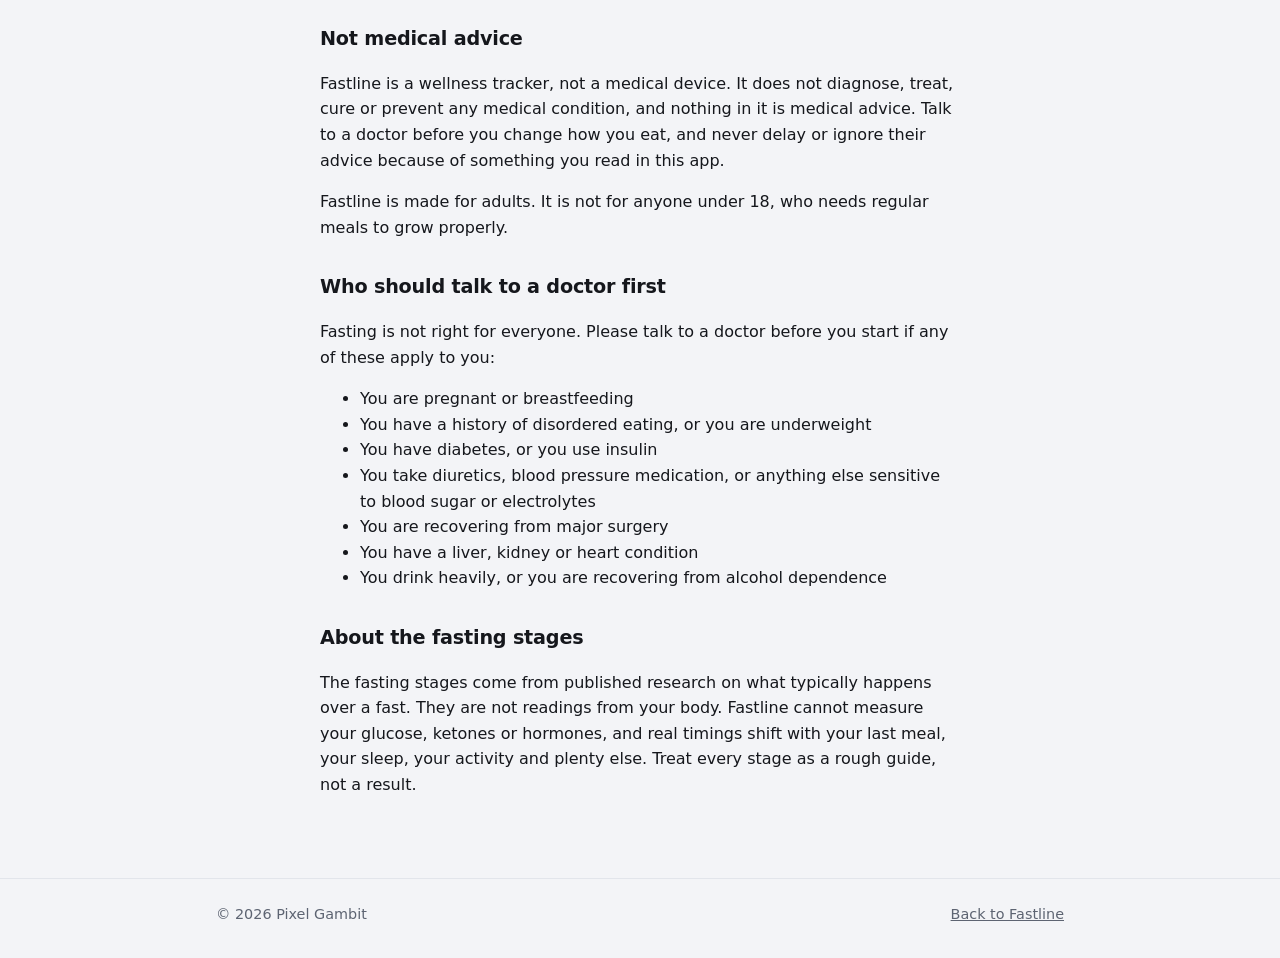
<file: fastline/privacy/index.html>
<!doctype html>
<html lang="en">
<head>
  <meta charset="utf-8">
  <meta name="viewport" content="width=device-width, initial-scale=1">
  <title>Fastline Privacy Policy</title>
  <meta name="description" content="Privacy policy and safety notes for Fastline, by Pixel Gambit.">
  <link rel="icon" href="../../assets/fastline/icon.png">
  <link rel="stylesheet" href="../../style.css">
</head>
<body>
  <header class="site">
    <div class="wrap">
      <a class="brand" href="../../"><span class="brand-mark">PG</span>Pixel Gambit</a>
      <nav><a href="../../">Apps</a><a href="../">Fastline</a></nav>
    </div>
  </header>
  <main>
    <div class="wrap prose">
      <h1>Fastline privacy policy</h1>
      <p>Last updated November 2026.</p>
      <p>Fastline is a fasting tracker for Android, published by pixelgambit.</p>
      <h2>What Fastline stores</h2>
      <p>Your fasts, your weight entries, your notes and your settings. All of it is written to storage on this phone and nowhere else.</p>
      <h2>What Fastline sends</h2>
      <p>Nothing. There is no account to make, no server to sign in to, and no analytics, advertising or tracking code in the app. Fastline makes no network connections of its own, so your data cannot leave this phone unless you move it yourself.</p>
      <h2>Backups you make</h2>
      <p>Back up my data writes your information to a single file and hands it to Android, which asks where you want it to go. If you choose Drive, email or another app, that file is then covered by whatever that service does with your files. Fastline has no part in it after the handover, and makes no backup you did not ask for.</p>
      <h2>Tips</h2>
      <p>Tip with PayPal in Settings opens a PayPal page in your browser. Fastline sends nothing with it, and never learns whether you tipped. Anything you do on that page is between you and PayPal, under their privacy policy.</p>
      <h2>Notifications</h2>
      <p>Reminders and stage alerts are scheduled on the phone by Android itself. They are not push messages, nothing is sent over the internet to deliver them, and you can switch any of them off in Settings.</p>
      <h2>Permissions</h2>
      <p>Fastline asks to show notifications, which you can decline and still use everything else. Backing up or restoring opens the system file picker, which gives the app only the one file you choose.</p>
      <h2>Deleting your data</h2>
      <p>Uninstalling Fastline removes everything it has stored. Any backup file you made yourself stays wherever you put it, so delete that separately if you want it gone.</p>
      <h2>Children</h2>
      <p>Fastline is not intended for anyone under 18 and is not directed at children.</p>
      <h2>Changes and contact</h2>
      <p>If this policy changes, the date on it changes with it. Questions about this policy or your data can go to <a href="mailto:ericdekock@gmail.com">ericdekock@gmail.com</a>.</p>
      <h2>Not medical advice</h2>
      <p>Fastline is a wellness tracker, not a medical device. It does not diagnose, treat, cure or prevent any medical condition, and nothing in it is medical advice. Talk to a doctor before you change how you eat, and never delay or ignore their advice because of something you read in this app.</p>
      <p>Fastline is made for adults. It is not for anyone under 18, who needs regular meals to grow properly.</p>
      <h2>Who should talk to a doctor first</h2>
      <p>Fasting is not right for everyone. Please talk to a doctor before you start if any of these apply to you:</p>
      <ul>
      <li>You are pregnant or breastfeeding</li>
      <li>You have a history of disordered eating, or you are underweight</li>
      <li>You have diabetes, or you use insulin</li>
      <li>You take diuretics, blood pressure medication, or anything else sensitive to blood sugar or electrolytes</li>
      <li>You are recovering from major surgery</li>
      <li>You have a liver, kidney or heart condition</li>
      <li>You drink heavily, or you are recovering from alcohol dependence</li>
      </ul>
      <h2>About the fasting stages</h2>
      <p>The fasting stages come from published research on what typically happens over a fast. They are not readings from your body. Fastline cannot measure your glucose, ketones or hormones, and real timings shift with your last meal, your sleep, your activity and plenty else. Treat every stage as a rough guide, not a result.</p>
    </div>
  </main>
  <footer class="site">
    <div class="wrap"><span>© 2026 Pixel Gambit</span><a href="../">Back to Fastline</a></div>
  </footer>
</body>
</html>
</file>
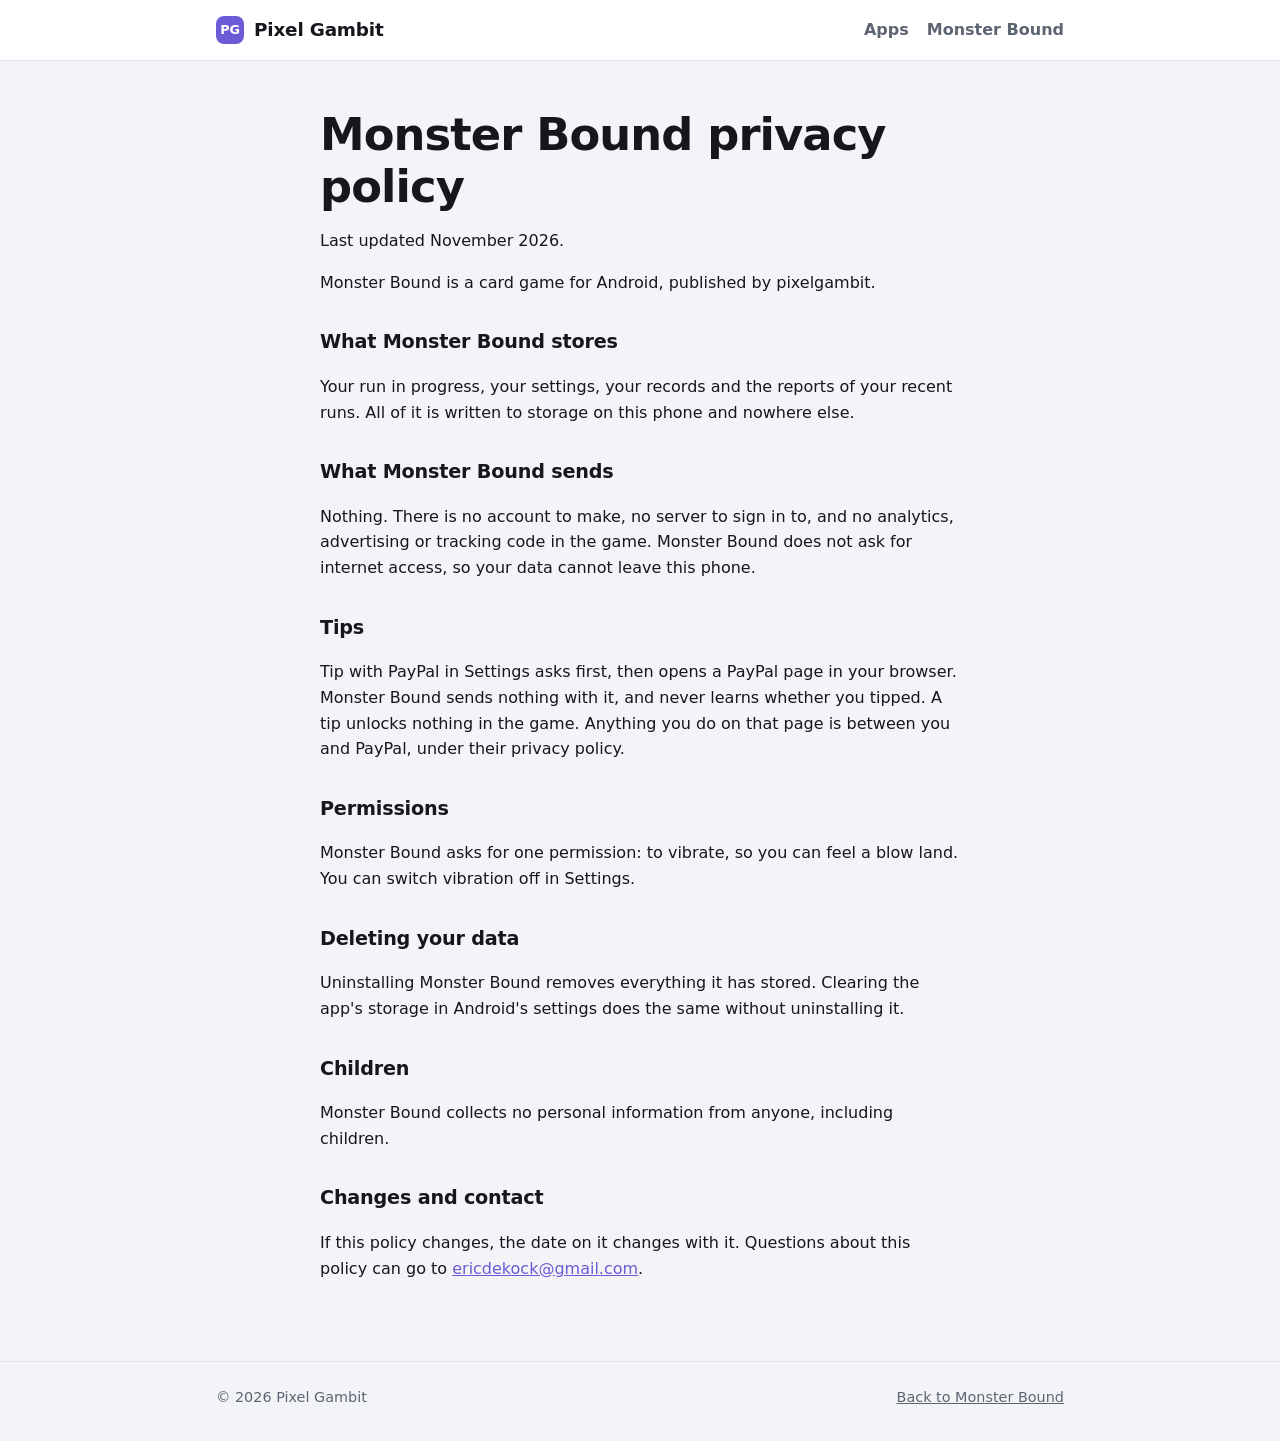
<file: monster-bound/privacy/index.html>
<!doctype html>
<html lang="en">
<head>
  <meta charset="utf-8">
  <meta name="viewport" content="width=device-width, initial-scale=1">
  <title>Monster Bound Privacy Policy</title>
  <meta name="description" content="Privacy policy for Monster Bound, by Pixel Gambit.">
  <link rel="icon" href="../../assets/monster-bound/icon.png">
  <link rel="stylesheet" href="../../style.css">
</head>
<body>
  <header class="site">
    <div class="wrap">
      <a class="brand" href="../../"><span class="brand-mark">PG</span>Pixel Gambit</a>
      <nav><a href="../../">Apps</a><a href="../">Monster Bound</a></nav>
    </div>
  </header>
  <main>
    <div class="wrap prose">
      <h1>Monster Bound privacy policy</h1>
      <p>Last updated November 2026.</p>
      <p>Monster Bound is a card game for Android, published by pixelgambit.</p>
      <h2>What Monster Bound stores</h2>
      <p>Your run in progress, your settings, your records and the reports of your recent runs. All of it is written to storage on this phone and nowhere else.</p>
      <h2>What Monster Bound sends</h2>
      <p>Nothing. There is no account to make, no server to sign in to, and no analytics, advertising or tracking code in the game. Monster Bound does not ask for internet access, so your data cannot leave this phone.</p>
      <h2>Tips</h2>
      <p>Tip with PayPal in Settings asks first, then opens a PayPal page in your browser. Monster Bound sends nothing with it, and never learns whether you tipped. A tip unlocks nothing in the game. Anything you do on that page is between you and PayPal, under their privacy policy.</p>
      <h2>Permissions</h2>
      <p>Monster Bound asks for one permission: to vibrate, so you can feel a blow land. You can switch vibration off in Settings.</p>
      <h2>Deleting your data</h2>
      <p>Uninstalling Monster Bound removes everything it has stored. Clearing the app's storage in Android's settings does the same without uninstalling it.</p>
      <h2>Children</h2>
      <p>Monster Bound collects no personal information from anyone, including children.</p>
      <h2>Changes and contact</h2>
      <p>If this policy changes, the date on it changes with it. Questions about this policy can go to <a href="mailto:ericdekock@gmail.com">ericdekock@gmail.com</a>.</p>
    </div>
  </main>
  <footer class="site">
    <div class="wrap"><span>© 2026 Pixel Gambit</span><a href="../">Back to Monster Bound</a></div>
  </footer>
</body>
</html>
</file>
<file: style.css>
:root {
  --bg: #f3f4f7;
  --surface: #ffffff;
  --text: #15171c;
  --muted: #5d6472;
  --border: #e2e5eb;
  --accent: #6b5bd6;
  --accent-text: #ffffff;
  --accent-soft: #eeebfb;
  --warn-soft: #fff6e0;
  --warn-border: #f2d58a;
  --radius: 16px;
}
@media (prefers-color-scheme: dark) {
  :root:not([data-theme="light"]) {
    --bg: #121419;
    --surface: #1b1e25;
    --text: #eef0f4;
    --muted: #a1a8b5;
    --border: #2b2f38;
    --accent: #8f82ee;
    --accent-text: #121419;
    --accent-soft: #252140;
    --warn-soft: #2a2414;
    --warn-border: #5b4a1d;
  }
}

* { box-sizing: border-box; }
html { -webkit-text-size-adjust: 100%; }
body {
  margin: 0;
  background: var(--bg);
  color: var(--text);
  font: 16px/1.6 system-ui, -apple-system, "Segoe UI", Roboto, sans-serif;
}
a { color: var(--accent); }
img { max-width: 100%; display: block; }

.wrap { max-width: 880px; margin: 0 auto; padding: 0 16px; }

header.site {
  border-bottom: 1px solid var(--border);
  background: var(--surface);
}
header.site .wrap {
  display: flex; align-items: center; justify-content: space-between;
  min-height: 60px; gap: 16px;
}
.brand {
  font-weight: 800; font-size: 1.15rem; letter-spacing: -0.01em;
  color: var(--text); text-decoration: none;
  display: flex; align-items: center; gap: 10px;
}
.brand-mark {
  width: 28px; height: 28px; border-radius: 8px;
  background: var(--accent); color: var(--accent-text);
  display: grid; place-items: center; font-size: 0.8rem; font-weight: 800;
}
nav a { color: var(--muted); text-decoration: none; font-weight: 600; margin-left: 18px; }
nav a:hover { color: var(--text); }

main { padding: 48px 0 64px; }
h1 { font-size: clamp(2rem, 6vw, 2.8rem); line-height: 1.15; letter-spacing: -0.02em; margin: 0 0 12px; }
h2 { font-size: 1.4rem; letter-spacing: -0.01em; margin: 48px 0 12px; }
h3 { font-size: 1.05rem; margin: 24px 0 6px; }
.lede { font-size: 1.15rem; color: var(--muted); max-width: 40em; margin: 0; }

.card {
  background: var(--surface); border: 1px solid var(--border);
  border-radius: var(--radius); padding: 20px;
}
.apps { display: grid; gap: 16px; margin-top: 32px; }
.app-card {
  display: flex; gap: 18px; align-items: center;
  text-decoration: none; color: inherit;
  transition: border-color .15s;
}
.app-card:hover { border-color: var(--accent); }
.app-card img { width: 72px; height: 72px; border-radius: 18px; flex: none; }
.app-card h3 { margin: 0 0 2px; font-size: 1.2rem; }
.app-card p { margin: 0; color: var(--muted); }
.tags { display: flex; gap: 8px; flex-wrap: wrap; margin-top: 8px; }
.tag {
  font-size: .78rem; font-weight: 700; padding: 2px 10px; border-radius: 999px;
  background: var(--accent-soft); color: var(--accent);
}

.app-hero { display: flex; gap: 20px; align-items: center; margin-bottom: 16px; }
.app-hero img { width: 88px; height: 88px; border-radius: 22px; flex: none; }

.btn {
  display: inline-block; background: var(--accent); color: var(--accent-text);
  font-weight: 700; text-decoration: none; padding: 12px 22px; border-radius: 12px;
}
.btn:hover { filter: brightness(1.08); }
.btn.secondary { background: transparent; color: var(--accent); border: 1.5px solid var(--accent); }
.actions { display: flex; gap: 12px; flex-wrap: wrap; margin-top: 24px; }

.shots {
  display: flex; gap: 14px; overflow-x: auto; padding-bottom: 8px;
  scroll-snap-type: x mandatory;
}
.shots img {
  width: 200px; flex: none; border-radius: 18px; border: 1px solid var(--border);
  scroll-snap-align: start;
}

ol.steps { counter-reset: step; list-style: none; padding: 0; margin: 0; display: grid; gap: 12px; }
ol.steps li { counter-increment: step; position: relative; padding-left: 52px; }
ol.steps li::before {
  content: counter(step);
  position: absolute; left: 20px; top: 20px;
  width: 24px; height: 24px; border-radius: 50%;
  background: var(--accent); color: var(--accent-text);
  font-weight: 800; font-size: .8rem; display: grid; place-items: center;
}
ol.steps li.card { padding-left: 60px; }
ol.steps strong { display: block; }
ol.steps p { margin: 4px 0 0; color: var(--muted); }

.note {
  background: var(--warn-soft); border: 1px solid var(--warn-border);
  border-radius: var(--radius); padding: 16px 20px; margin-top: 24px;
}
.note p { margin: 0; }

.facts { display: grid; grid-template-columns: repeat(auto-fit, minmax(150px, 1fr)); gap: 12px; }
.facts .card { padding: 16px 18px; }
.facts strong { display: block; }
.facts p { margin: 4px 0 0; color: var(--muted); font-size: .95rem; }
table.controls td:first-child { font-weight: 600; white-space: nowrap; }

ul.features { padding-left: 20px; }
ul.features li { margin: 6px 0; }

.prose { max-width: 42em; }
.prose h2 { font-size: 1.2rem; margin-top: 32px; }

footer.site { border-top: 1px solid var(--border); color: var(--muted); font-size: .9rem; }
footer.site .wrap { padding-top: 24px; padding-bottom: 32px; display: flex; gap: 16px; flex-wrap: wrap; justify-content: space-between; }
footer.site a { color: var(--muted); }

@media (max-width: 520px) {
  main { padding-top: 32px; }
  nav a { margin-left: 12px; }
  .app-hero img { width: 68px; height: 68px; border-radius: 17px; }
  .shots img { width: 180px; }
}

.shots.wide img { width: 340px; aspect-ratio: 3 / 2; object-fit: cover; }
@media (max-width: 520px) { .shots.wide img { width: 260px; } }
.hero-shot { width: 100%; border-radius: var(--radius); border: 1px solid var(--border); margin-top: 32px; }
.gallery { display: grid; grid-template-columns: repeat(auto-fit, minmax(300px, 1fr)); gap: 16px; }
.gallery figure { margin: 0; }
.gallery img { width: 100%; border-radius: 12px; border: 1px solid var(--border); }
.gallery figcaption { color: var(--muted); font-size: .9rem; margin-top: 6px; }
.credit { color: var(--muted); font-size: .9rem; margin-top: 32px; }
.app-hero img.pixel, .app-card img.pixel { image-rendering: pixelated; }

table.controls { width: 100%; border-collapse: collapse; background: var(--surface); border: 1px solid var(--border); border-radius: var(--radius); overflow: hidden; font-size: .95rem; }
table.controls th, table.controls td { text-align: left; padding: 10px 14px; border-bottom: 1px solid var(--border); }
table.controls tr:last-child td { border-bottom: 0; }
table.controls th { color: var(--muted); font-weight: 600; }
.table-scroll { overflow-x: auto; }
</file>
<file: monster-bound/mb.css>
/* Monster Bound page: styled after the game itself (walnut table, gold title, pill buttons, suits). */

@font-face { font-family: "Cinzel Decorative"; src: url("../assets/monster-bound/fonts/CinzelDecorative-Bold.ttf") format("truetype"); font-weight: 700; font-display: swap; }
@font-face { font-family: "Noto Serif"; src: url("../assets/monster-bound/fonts/NotoSerif-Regular.ttf") format("truetype"); font-weight: 400; font-display: swap; }
@font-face { font-family: "Noto Serif"; src: url("../assets/monster-bound/fonts/NotoSerif-Bold.ttf") format("truetype"); font-weight: 700; font-display: swap; }

:root {
  --mb-ink: #120d09;
  --mb-panel: #1d1510;
  --mb-panel-2: #251b14;
  --mb-line: #4a3824;
  --mb-cream: #f1e8d8;
  --mb-muted: #bfae94;
  --mb-gold: #e2bd6f;
  --mb-gold-hi: #f6dfa1;
  --mb-gold-lo: #a97a34;
  --mb-red: #b3322b;
  --mb-card: #f4efe4;
  --mb-radius: 14px;
}

body.mb {
  background: var(--mb-ink);
  color: var(--mb-cream);
  font: 17px/1.65 "Noto Serif", Georgia, serif;
}
body.mb a { color: var(--mb-gold); }
body.mb a:hover { color: var(--mb-gold-hi); }

/* Header */
.mb-header { position: absolute; inset: 0 0 auto; z-index: 2; }
.mb-header .wrap { display: flex; align-items: center; justify-content: space-between; min-height: 64px; gap: 16px; }
.mb-brand { display: flex; align-items: center; gap: 10px; color: var(--mb-cream) !important; text-decoration: none; font-weight: 700; font-size: .95rem; letter-spacing: .04em; }
.mb-brand .brand-mark { width: 26px; height: 26px; border-radius: 7px; background: rgba(0,0,0,.45); border: 1px solid var(--mb-gold-lo); color: var(--mb-gold); display: grid; place-items: center; font-size: .72rem; }
.mb-header nav a { color: var(--mb-cream); opacity: .85; text-decoration: none; font-weight: 700; font-size: .8rem; letter-spacing: .14em; text-transform: uppercase; margin-left: 22px; }
.mb-header nav a:hover { opacity: 1; color: var(--mb-gold-hi); }

/* Hero on the walnut table */
.mb-hero {
  position: relative;
  background:
    radial-gradient(ellipse at 50% 38%, rgba(18,13,9,0) 0%, rgba(18,13,9,.55) 62%, rgba(18,13,9,1) 100%),
    linear-gradient(rgba(18,13,9,.25), rgba(18,13,9,.25)),
    url("../assets/monster-bound/walnut.jpg") center / 900px repeat;
  padding: 120px 0 0;
  text-align: center;
  overflow: hidden;
}
.mb-hero::after { content: ""; position: absolute; inset: auto 0 0; height: 220px; background: linear-gradient(rgba(18,13,9,0), var(--mb-ink)); pointer-events: none; }
.mb-hero .wrap { position: relative; z-index: 1; }

.mb-title {
  font-family: "Cinzel Decorative", "Noto Serif", serif;
  font-weight: 700;
  font-size: clamp(2.6rem, 9vw, 5.4rem);
  line-height: 1.05;
  letter-spacing: .01em;
  margin: 0;
  background: linear-gradient(180deg, #fff3cf 0%, var(--mb-gold-hi) 30%, var(--mb-gold) 58%, var(--mb-gold-lo) 100%);
  -webkit-background-clip: text; background-clip: text; color: transparent;
  filter: drop-shadow(0 3px 2px rgba(0,0,0,.65));
}
.mb-tagline { font-size: clamp(1.05rem, 2.6vw, 1.35rem); color: var(--mb-cream); margin: 14px auto 0; max-width: 34em; text-shadow: 0 2px 6px rgba(0,0,0,.7); }
.mb-badges { display: flex; justify-content: center; flex-wrap: wrap; gap: 8px 18px; margin-top: 18px; font-size: .78rem; font-weight: 700; letter-spacing: .16em; text-transform: uppercase; color: var(--mb-muted); }
.mb-badges span::before { content: "\2666"; color: var(--mb-gold); margin-right: 8px; font-size: .7rem; }
.mb-badges span:first-child::before { content: none; }
.mb-badges .live { color: var(--mb-gold-hi); }

/* Pill buttons, as in the game */
.mb-actions { display: flex; justify-content: center; gap: 14px; flex-wrap: wrap; margin-top: 30px; }
.mb-btn {
  display: inline-flex; align-items: center; justify-content: center;
  min-height: 52px; padding: 0 30px; border-radius: 999px;
  font-weight: 700; font-size: .85rem; letter-spacing: .16em; text-transform: uppercase; text-decoration: none;
  color: var(--mb-gold-hi) !important;
  background: linear-gradient(180deg, #3a2a1f, #1a120d);
  border: 2px solid var(--mb-gold-lo);
  box-shadow: 0 4px 0 rgba(0,0,0,.45), inset 0 1px 0 rgba(255,255,255,.08);
  transition: transform .12s, filter .12s;
}
.mb-btn:hover { transform: translateY(-1px); filter: brightness(1.12); }
.mb-btn.gold {
  color: #2b1b0b !important;
  background: linear-gradient(180deg, #f8e3a6 0%, #e2bd6f 55%, #c89a45 100%);
  border-color: #f3d68e;
}
.mb-btn.small { min-height: 44px; padding: 0 22px; font-size: .76rem; }

.mb-shot {
  position: relative; z-index: 1;
  margin: 48px auto 0; width: 100%; max-width: 980px;
  border-radius: 18px; border: 2px solid var(--mb-gold-lo);
  box-shadow: 0 30px 60px rgba(0,0,0,.65), 0 0 0 6px rgba(0,0,0,.35);
}

/* Sections */
.mb-section { padding: 72px 0 8px; }
.mb-section .wrap { max-width: 1040px; }
.mb-kicker { display: block; text-align: center; color: var(--mb-gold); font-size: .95rem; letter-spacing: .5em; margin-bottom: 8px; }
.mb-kicker .r { color: var(--mb-red); }
body.mb img { height: auto; }
body.mb h2 {
  font-family: "Noto Serif", Georgia, serif;
  font-size: clamp(1.35rem, 3.4vw, 1.8rem); font-weight: 700; letter-spacing: .14em; text-transform: uppercase;
  text-align: center; color: var(--mb-gold-hi); margin: 0 0 14px;
}
.mb-intro { text-align: center; color: var(--mb-muted); max-width: 40em; margin: 0 auto 36px; }
.mb-prose { max-width: 44em; margin: 0 auto; color: var(--mb-cream); }

.mb-panel { background: linear-gradient(180deg, var(--mb-panel-2), var(--mb-panel)); border: 1px solid var(--mb-line); border-radius: var(--mb-radius); padding: 22px 24px; }

/* At a glance */
.mb-facts { display: grid; grid-template-columns: repeat(auto-fit, minmax(210px, 1fr)); gap: 16px; }
.mb-facts .mb-panel { text-align: center; }
.mb-facts .suit { font-size: 1.9rem; line-height: 1; color: var(--mb-gold); }
.mb-facts .suit.r { color: #d4554c; }
.mb-facts strong { display: block; margin-top: 10px; color: var(--mb-gold-hi); letter-spacing: .1em; text-transform: uppercase; font-size: .85rem; }
.mb-facts p { margin: 6px 0 0; color: var(--mb-muted); font-size: .95rem; }

/* How a run works: rules shown as playing cards */
.mb-cards { display: grid; grid-template-columns: repeat(auto-fit, minmax(240px, 1fr)); gap: 22px; margin-top: 8px; }
.mb-card {
  position: relative; background: var(--mb-card); color: #1c140d;
  border-radius: 14px; padding: 46px 26px 30px; text-align: center;
  box-shadow: 0 14px 30px rgba(0,0,0,.5);
}
.mb-card .corner { position: absolute; top: 12px; left: 14px; font-weight: 700; line-height: 1; font-size: 1.05rem; text-align: center; }
.mb-card .corner.br { top: auto; left: auto; bottom: 12px; right: 14px; transform: rotate(180deg); }
.mb-card .pip { font-size: 3rem; line-height: 1; }
.mb-card .red { color: var(--mb-red); }
.mb-card h3 { font-family: "Noto Serif", serif; margin: 10px 0 2px; font-size: 1.15rem; letter-spacing: .12em; text-transform: uppercase; }
.mb-card .suits { font-size: .82rem; color: #6d5a45; letter-spacing: .08em; text-transform: uppercase; }
.mb-card p { margin: 12px 0 0; font-size: .95rem; color: #3a2d20; }
.mb-rule-note { max-width: 44em; margin: 30px auto 0; text-align: center; color: var(--mb-muted); }

/* Gallery */
.mb-gallery { display: grid; grid-template-columns: repeat(auto-fit, minmax(min(100%, 420px), 1fr)); gap: 26px; }
.mb-gallery figure.wide { grid-column: 1 / -1; }
.mb-gallery figure { margin: 0; }
.mb-gallery img { width: 100%; border-radius: 12px; border: 1px solid var(--mb-line); box-shadow: 0 10px 24px rgba(0,0,0,.45); }
.mb-gallery figcaption { color: var(--mb-muted); font-size: .9rem; margin-top: 10px; text-align: center; }

/* Features */
.mb-features { list-style: none; padding: 0; margin: 0; display: grid; grid-template-columns: repeat(auto-fit, minmax(300px, 1fr)); gap: 14px 34px; }
.mb-features li { position: relative; padding-left: 26px; color: var(--mb-muted); }
.mb-features li::before { content: "\2666"; position: absolute; left: 0; top: 1px; color: var(--mb-gold); }
.mb-features strong { color: var(--mb-cream); }

/* Made by people */
.mb-human { text-align: center; max-width: 46em; margin: 0 auto; border-color: var(--mb-gold-lo); padding: 30px 32px; }
.mb-human p { margin: 0; color: var(--mb-muted); }

/* Join the test */
.mb-status { display: flex; gap: 14px; align-items: center; justify-content: center; text-align: left; max-width: 44em; margin: 0 auto 28px; border-color: var(--mb-gold-lo); }
.mb-status .dot { flex: none; width: 12px; height: 12px; border-radius: 50%; background: #6fcf6a; box-shadow: 0 0 0 5px rgba(111,207,106,.18); }
.mb-status p { margin: 0; }
.mb-steps { list-style: none; counter-reset: step; padding: 0; margin: 0 auto; max-width: 760px; display: grid; gap: 14px; }
.mb-steps li { counter-increment: step; position: relative; padding-left: 82px; }
.mb-steps li::before {
  content: counter(step); position: absolute; left: 22px; top: 22px;
  width: 38px; height: 38px; border-radius: 50%; display: grid; place-items: center;
  font-family: "Cinzel Decorative", serif; font-weight: 700; color: #2b1b0b;
  background: linear-gradient(180deg, #f8e3a6, #c89a45);
}
.mb-steps strong { display: block; color: var(--mb-gold-hi); font-size: 1.05rem; }
.mb-steps p { margin: 4px 0 0; color: var(--mb-muted); }
.mb-steps .mb-btn { margin-top: 14px; }
.mb-feedback { max-width: 760px; margin: 22px auto 0; text-align: center; color: var(--mb-muted); }

/* Credits and footer */
.mb-credit { max-width: 50em; margin: 64px auto 0; text-align: center; color: #8d7d66; font-size: .85rem; }
.mb-credit.mb-disclaimer { margin-top: 12px; font-size: .8rem; font-style: italic; }
.mb-footer { margin-top: 56px; border-top: 1px solid var(--mb-line); color: #8d7d66; font-size: .85rem; }
.mb-footer .wrap { display: flex; flex-wrap: wrap; gap: 16px; justify-content: space-between; padding-top: 24px; padding-bottom: 32px; }
.mb-footer a { color: #8d7d66 !important; }

@media (max-width: 600px) {
  body.mb { font-size: 16px; }
  .mb-header nav a { margin-left: 14px; letter-spacing: .1em; }
  .mb-header nav a.hide-sm { display: none; }
  .mb-hero { padding-top: 100px; }
  .mb-btn { width: 100%; max-width: 320px; }
  .mb-section { padding-top: 56px; }
  .mb-steps li { padding-left: 70px; }
  .mb-steps li::before { left: 18px; }
  .mb-steps .mb-btn { width: auto; }
}
</file>
